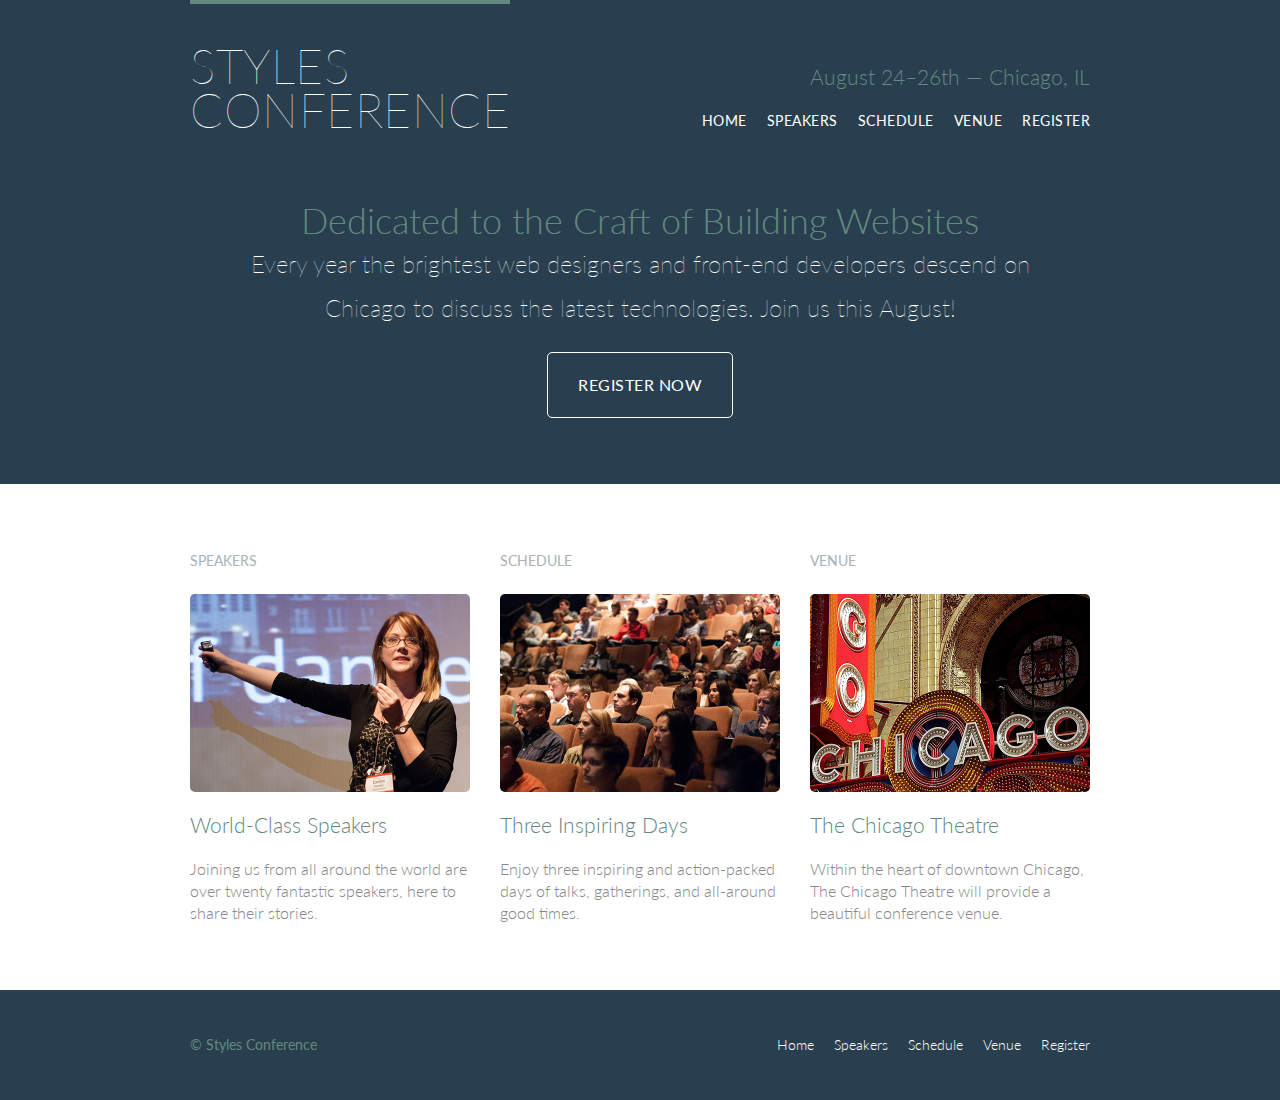
<file: index.html>
<!DOCTYPE html>
<html lang="en">

  <head>
    <meta charset="utf-8">
    <title>Styles Conference</title>
    <link rel="stylesheet" href="assets/stylesheets/main.css">
    <link rel="stylesheet" href="http://fonts.googleapis.com/css?family=Lato:100,300,400">
  </head>

  <body>

    <!-- Header -->

    <header class="primary-header container group">

      <h1 class="logo">
        <a href="index.html">Styles <br> Conference</a>
      </h1>

      <h3 class="tagline">August 24&ndash;26th &mdash; Chicago, IL</h3>

      <nav class="nav primary-nav">
        <ul>
          <li><a href="index.html">Home</a></li><!--
          --><li><a href="speakers.html">Speakers</a></li><!--
          --><li><a href="schedule.html">Schedule</a></li><!--
          --><li><a href="venue.html">Venue</a></li><!--
          --><li><a href="register.html">Register</a></li>
        </ul>
      </nav>

    </header>

    <!-- Hero -->

    <section class="hero container">

      <h2>Dedicated to the Craft of Building Websites</h2>

      <p>Every year the brightest web designers and front-end developers descend on Chicago to discuss the latest technologies. Join us this August!</p>

      <a class="btn btn-alt" href="register.html">Register Now</a>

    </section>

    <!-- Teasers -->

    <section class="row">
      <div class="grid">

        <!-- Speakers -->

        <section class="teaser col-1-3">
          <h5>Speakers</h5>
          <a href="speakers.html">
            <img src="assets/images/home/speakers.jpg" alt="Professional Speaker">
            <h3>World-Class Speakers</h3>
          </a>
          <p>Joining us from all around the world are over twenty fantastic speakers, here to share their stories.</p>
        </section><!--

        Schedule

        --><section class="teaser col-1-3">
          <h5>Schedule</h5>
          <a href="schedule.html">
            <img src="assets/images/home/schedule.jpg" alt="Conference Attendees">
            <h3>Three Inspiring Days</h3>
          </a>
          <p>Enjoy three inspiring and action-packed days of talks, gatherings, and all-around good times.</p>
        </section><!--

        Venue

        --><section class="teaser col-1-3">
          <h5>Venue</h5>
          <a href="venue.html">
            <img src="assets/images/home/venue.jpg" alt="The Chicago Theatre">
            <h3>The Chicago Theatre</h3>
          </a>
          <p>Within the heart of downtown Chicago, The Chicago Theatre will provide a beautiful conference venue.</p>
        </section>

      </div>
    </section>

    <!-- Footer -->

    <footer class="primary-footer container group">

      <small>&copy; Styles Conference</small>

      <nav class="nav">
        <ul>
          <li><a href="index.html">Home</a></li><!--
          --><li><a href="speakers.html">Speakers</a></li><!--
          --><li><a href="schedule.html">Schedule</a></li><!--
          --><li><a href="venue.html">Venue</a></li><!--
          --><li><a href="register.html">Register</a></li>
        </ul>
      </nav>

    </footer>

  </body>
</html>
</file>
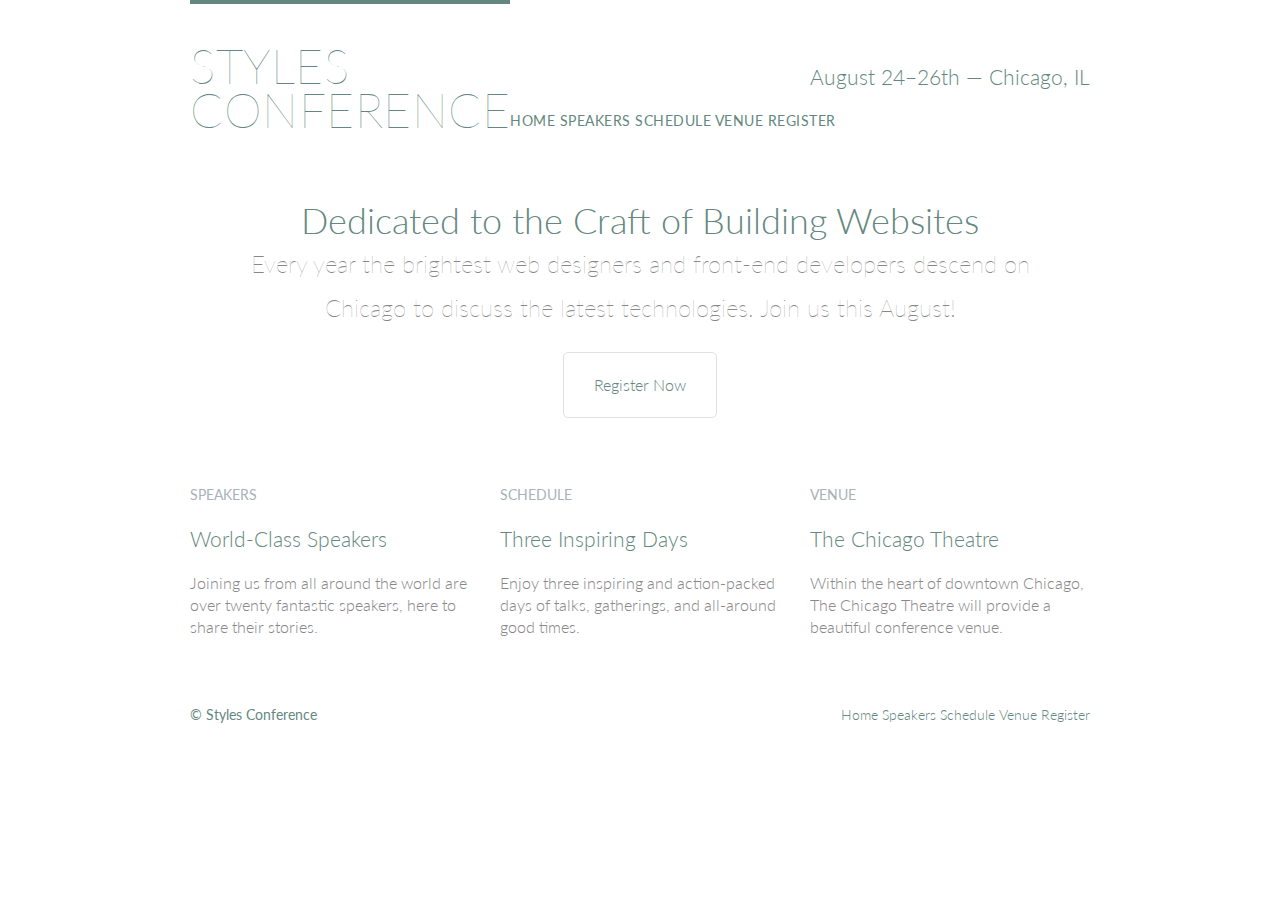
<file: assets /styles-conference/index.html>
<!DOCTYPE html>
<html lang="en">

  <head>
    <meta charset="utf-8">
    <title>Styles Conference</title>
    <link rel="stylesheet" href="assets/stylesheets/main.css">
    <link rel="stylesheet"
    href="http://fonts.googleapis.com/css?family=Lato:100,300,400">
  </head>

  <body>

    <!-- Header -->

    <header class="container group">

      <h1 class="logo">
        <a href="index.html">Styles <br> Conference</a>
      </h1>

      <h3 class="tagline">August 24&ndash;26th &mdash; Chicago, IL</h3>

      <nav class="primary-nav">
        <a href="index.html">Home</a>
        <a href="speakers.html">Speakers</a>
        <a href="schedule.html">Schedule</a>
        <a href="venue.html">Venue</a>
        <a href="register.html">Register</a>
      </nav>

    </header>

    <!-- Hero -->

    <section class="hero container">

      <h2>Dedicated to the Craft of Building Websites</h2>

      <p>Every year the brightest web designers and front-end developers descend on Chicago to discuss the latest technologies. Join us this August!</p>

      <a class="btn btn-alt" href="register.html">Register Now</a>

    </section>

    <!-- Teasers -->

    <section class="grid">

      <!-- Speakers -->

      <section class="teaser col-1-3">
        <a href="speakers.html">
          <h5>Speakers</h5>
          <h3>World-Class Speakers</h3>
        </a>
        <p>Joining us from all around the world are over twenty fantastic speakers, here to share their stories.</p>
      </section><!--

      Schedule

      --><section class="col-1-3">
        <a href="schedule.html">
          <h5>Schedule</h5>
          <h3>Three Inspiring Days</h3>
        </a>
        <p>Enjoy three inspiring and action-packed days of talks, gatherings, and all-around good times.</p>
      </section><!--

      Venue

      --><section class="col-1-3">
        <a href="venue.html">
          <h5>Venue</h5>
          <h3>The Chicago Theatre</h3>
        </a>
        <p>Within the heart of downtown Chicago, The Chicago Theatre will provide a beautiful conference venue.</p>
      </section>

    </section>

    <!-- Footer -->

    <footer class="primary-footer container group">

      <small>&copy; Styles Conference</small>

      <nav class="nav">
        <a href="index.html">Home</a>
        <a href="speakers.html">Speakers</a>
        <a href="schedule.html">Schedule</a>
        <a href="venue.html">Venue</a>
        <a href="register.html">Register</a>
      </nav>

    </footer>

  </body>
</html>
</file>
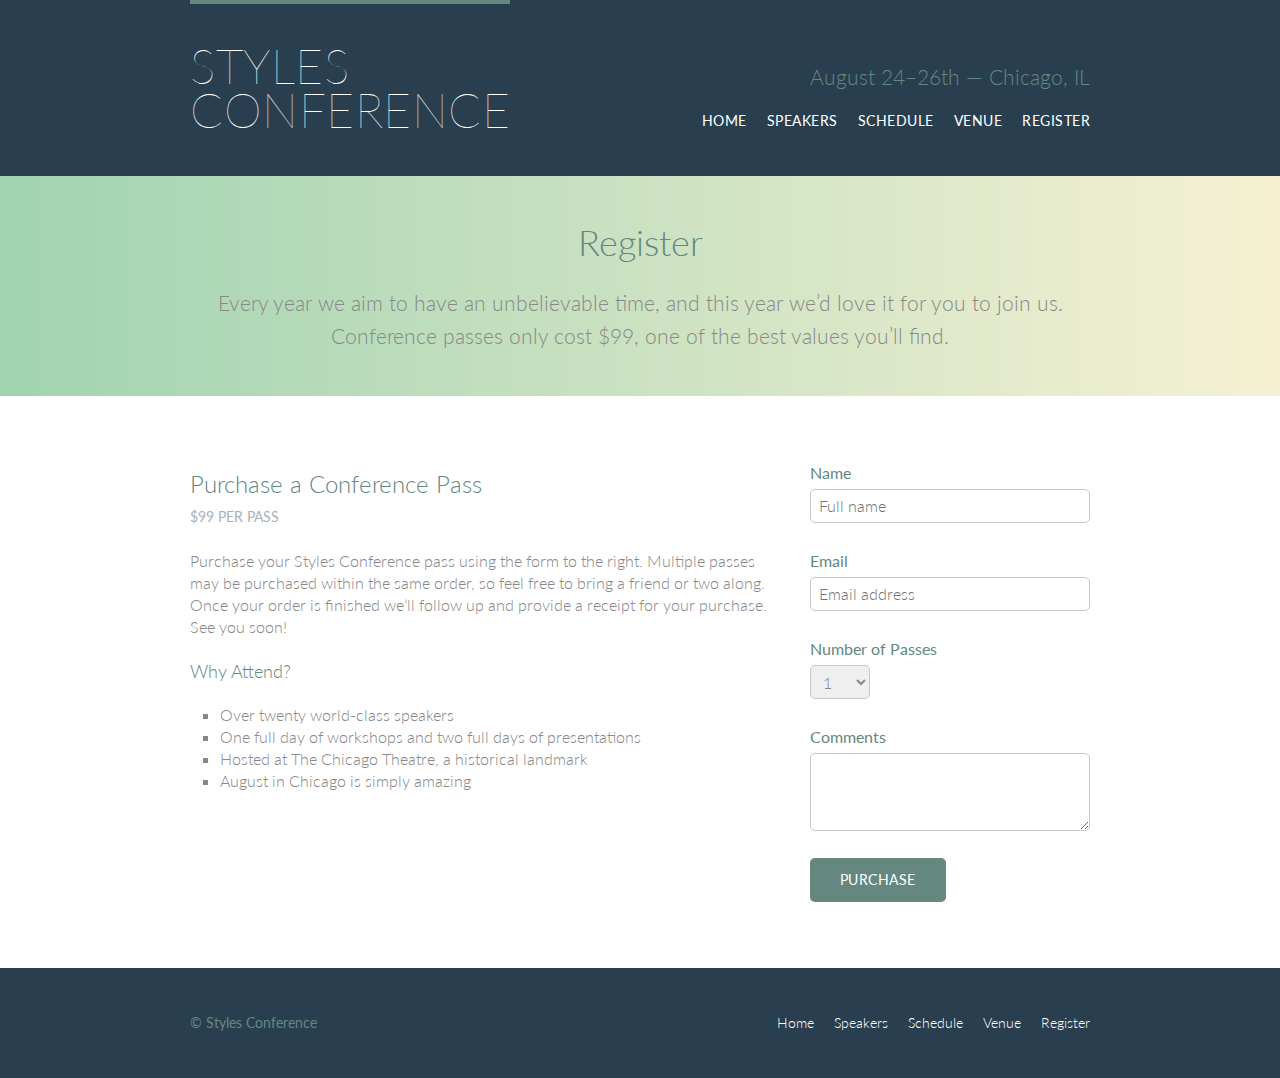
<file: register.html>
<!DOCTYPE html>
<html lang="en">

  <head>
    <meta charset="utf-8">
    <title>Register - Styles Conference</title>
    <link rel="stylesheet" href="assets/stylesheets/main.css">
    <link rel="stylesheet" href="http://fonts.googleapis.com/css?family=Lato:100,300,400">
  </head>

  <body>

    <!-- Header -->

    <header class="primary-header container group">

      <h1 class="logo">
        <a href="index.html">Styles <br> Conference</a>
      </h1>

      <h3 class="tagline">August 24&ndash;26th &mdash; Chicago, IL</h3>

      <nav class="nav primary-nav">
        <ul>
          <li><a href="index.html">Home</a></li><!--
          --><li><a href="speakers.html">Speakers</a></li><!--
          --><li><a href="schedule.html">Schedule</a></li><!--
          --><li><a href="venue.html">Venue</a></li><!--
          --><li><a href="register.html">Register</a></li>
        </ul>
      </nav>

    </header>

    <!-- Lead -->

    <section class="row-alt">
      <div class="lead container">

        <h1>Register</h1>

        <p>Every year we aim to have an unbelievable time, and this year we&#8217;d love it for you to join us. Conference passes only cost $99, one of the best values you&#8217;ll find.</p>

      </div>
    </section>

    <!-- Main content -->

    <section class="row">
      <div class="grid">

        <!-- Details -->

        <section class="col-2-3">

          <h2>Purchase a Conference Pass</h2>
          <h5>$99 per Pass</h5>

          <p>Purchase your Styles Conference pass using the form to the right. Multiple passes may be purchased within the same order, so feel free to bring a friend or two along. Once your order is finished we&#8217;ll follow up and provide a receipt for your purchase. See you soon!</p>

          <h4>Why Attend?</h4>

          <ul class="why-attend">
            <li>Over twenty world-class speakers</li>
            <li>One full day of workshops and two full days of presentations</li>
            <li>Hosted at The Chicago Theatre, a historical landmark</li>
            <li>August in Chicago is simply amazing</li>
          </ul>

        </section><!--

        Registration form

        --><form class="col-1-3" action="#" method="post">

          <fieldset class="register-group">

            <label>
              Name
              <input type="text" name="name" placeholder="Full name" required>
            </label>

            <label>
              Email
              <input type="email" name="email" placeholder="Email address" required>
            </label>

            <label>
              Number of Passes
              <select name="quantity" required>
                <option value="1" selected>1</option>
                <option value="2">2</option>
                <option value="3">3</option>
                <option value="4">4</option>
                <option value="5">5</option>
              </select>
            </label>

            <label>
              Comments
              <textarea name="comments"></textarea>
            </label>

          </fieldset>

          <input class="btn btn-default" type="submit" name="submit" value="Purchase">

        </form>

      </div>
    </section>

    <!-- Footer -->

    <footer class="primary-footer container group">

      <small>&copy; Styles Conference</small>

      <nav class="nav">
        <ul>
          <li><a href="index.html">Home</a></li><!--
          --><li><a href="speakers.html">Speakers</a></li><!--
          --><li><a href="schedule.html">Schedule</a></li><!--
          --><li><a href="venue.html">Venue</a></li><!--
          --><li><a href="register.html">Register</a></li>
        </ul>
      </nav>

    </footer>

  </body>
</html>
</file>
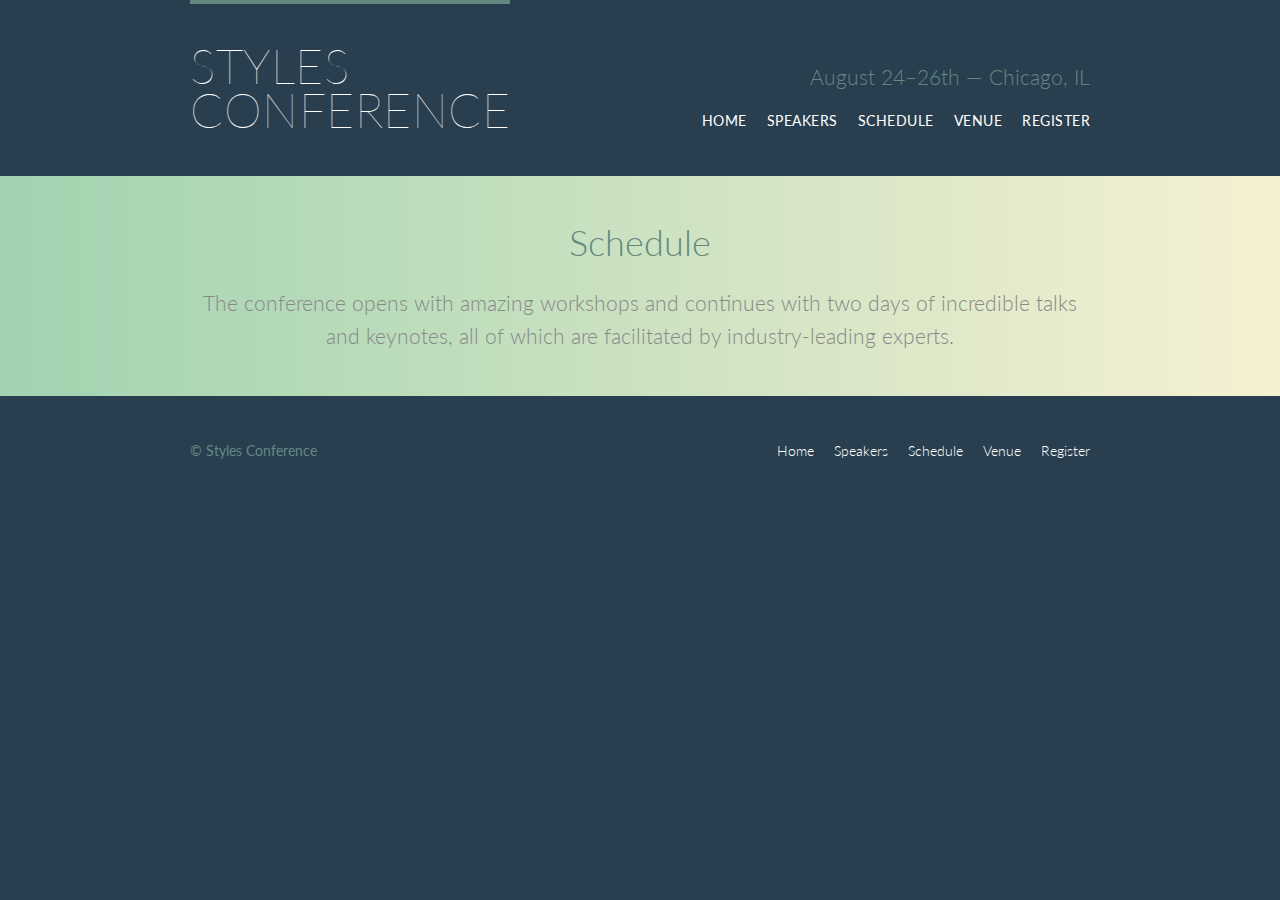
<file: schedule.html>
<!DOCTYPE html>
<html lang="en">

  <head>
    <meta charset="utf-8">
    <title>Schedule - Styles Conference</title>
    <link rel="stylesheet" href="assets/stylesheets/main.css">
    <link rel="stylesheet" href="http://fonts.googleapis.com/css?family=Lato:100,300,400">
  </head>

  <body>

    <!-- Header -->

    <header class="primary-header container group">

      <h1 class="logo">
        <a href="index.html">Styles <br> Conference</a>
      </h1>

      <h3 class="tagline">August 24&ndash;26th &mdash; Chicago, IL</h3>

      <nav class="nav primary-nav">
        <ul>
          <li><a href="index.html">Home</a></li><!--
          --><li><a href="speakers.html">Speakers</a></li><!--
          --><li><a href="schedule.html">Schedule</a></li><!--
          --><li><a href="venue.html">Venue</a></li><!--
          --><li><a href="register.html">Register</a></li>
        </ul>
      </nav>

    </header>

    <!-- Lead -->

    <section class="row-alt">
      <div class="lead container">

        <h1>Schedule</h1>

        <p>The conference opens with amazing workshops and continues with two days of incredible talks and keynotes, all of which are facilitated by industry-leading experts.</p>

      </div>
    </section>

    <!-- Footer -->

    <footer class="primary-footer container group">

      <small>&copy; Styles Conference</small>

      <nav class="nav">
        <ul>
          <li><a href="index.html">Home</a></li><!--
          --><li><a href="speakers.html">Speakers</a></li><!--
          --><li><a href="schedule.html">Schedule</a></li><!--
          --><li><a href="venue.html">Venue</a></li><!--
          --><li><a href="register.html">Register</a></li>
        </ul>
      </nav>

    </footer>

  </body>
</html>
</file>
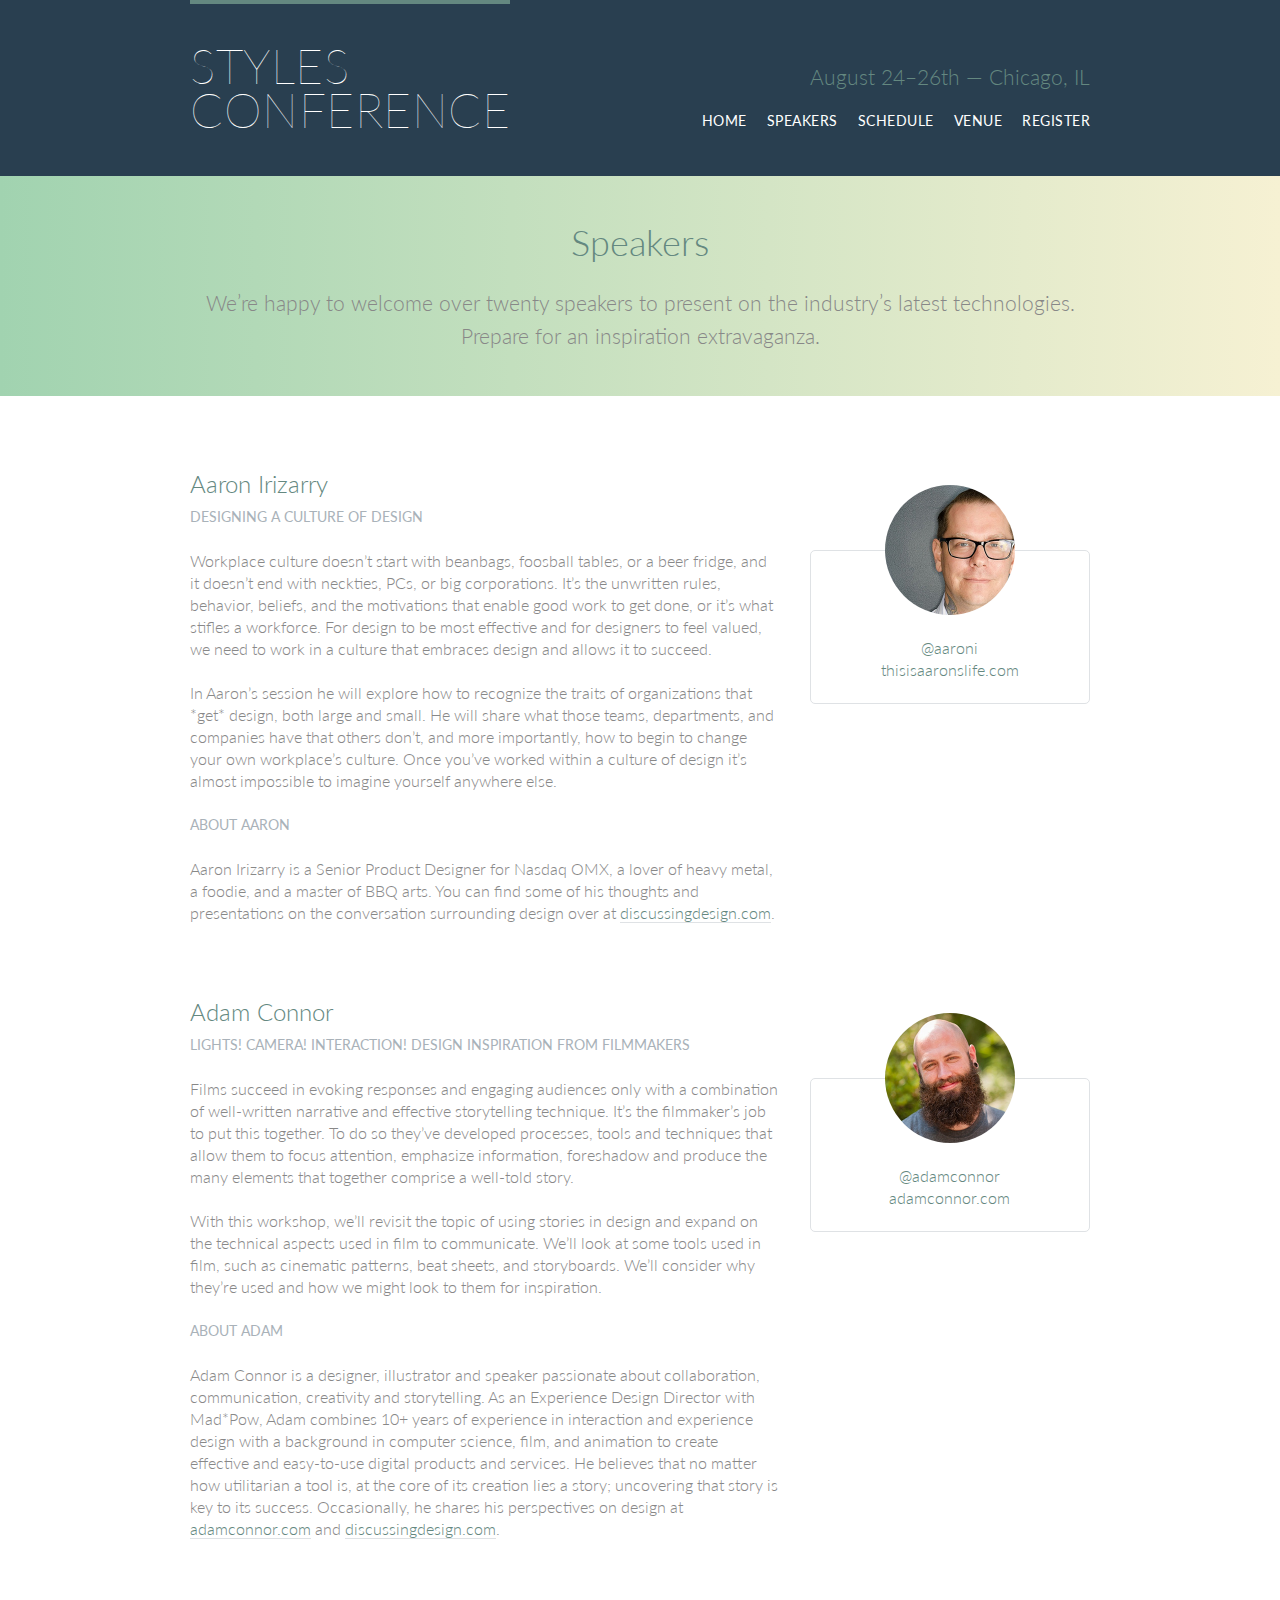
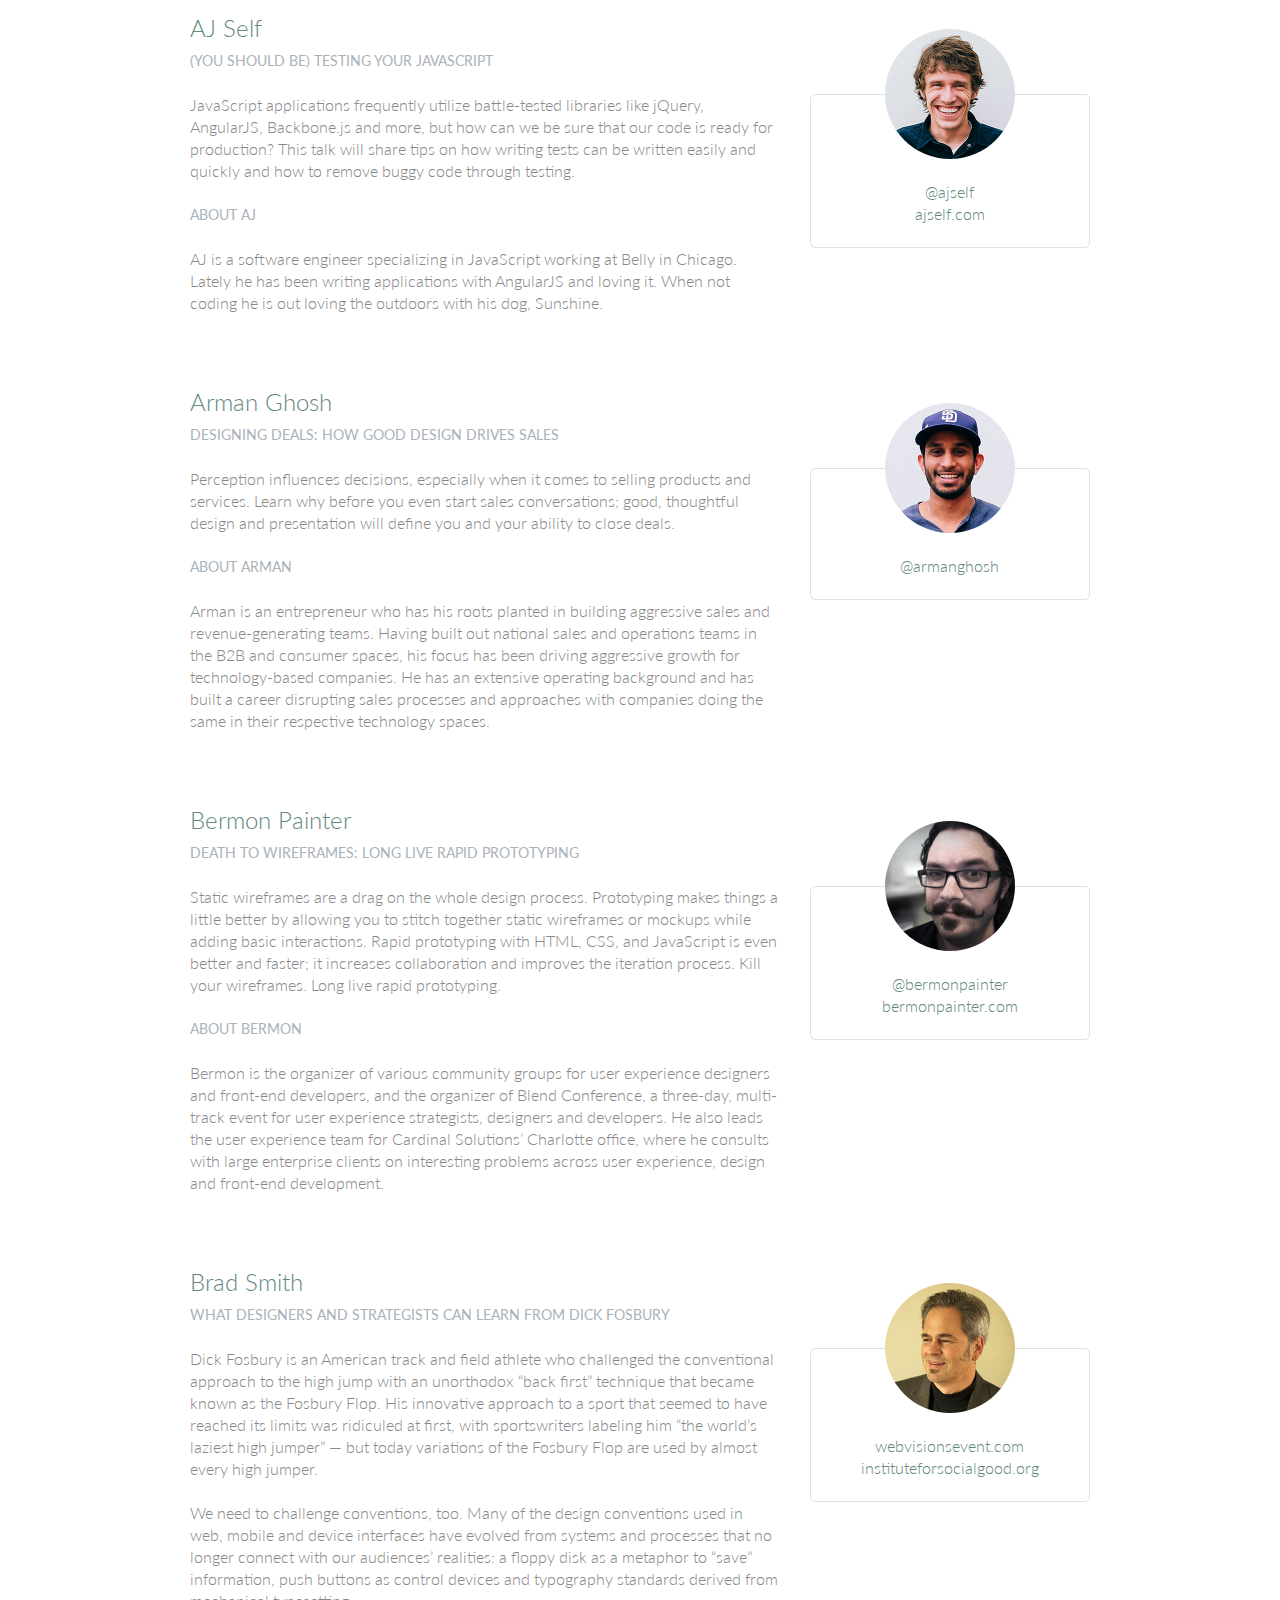
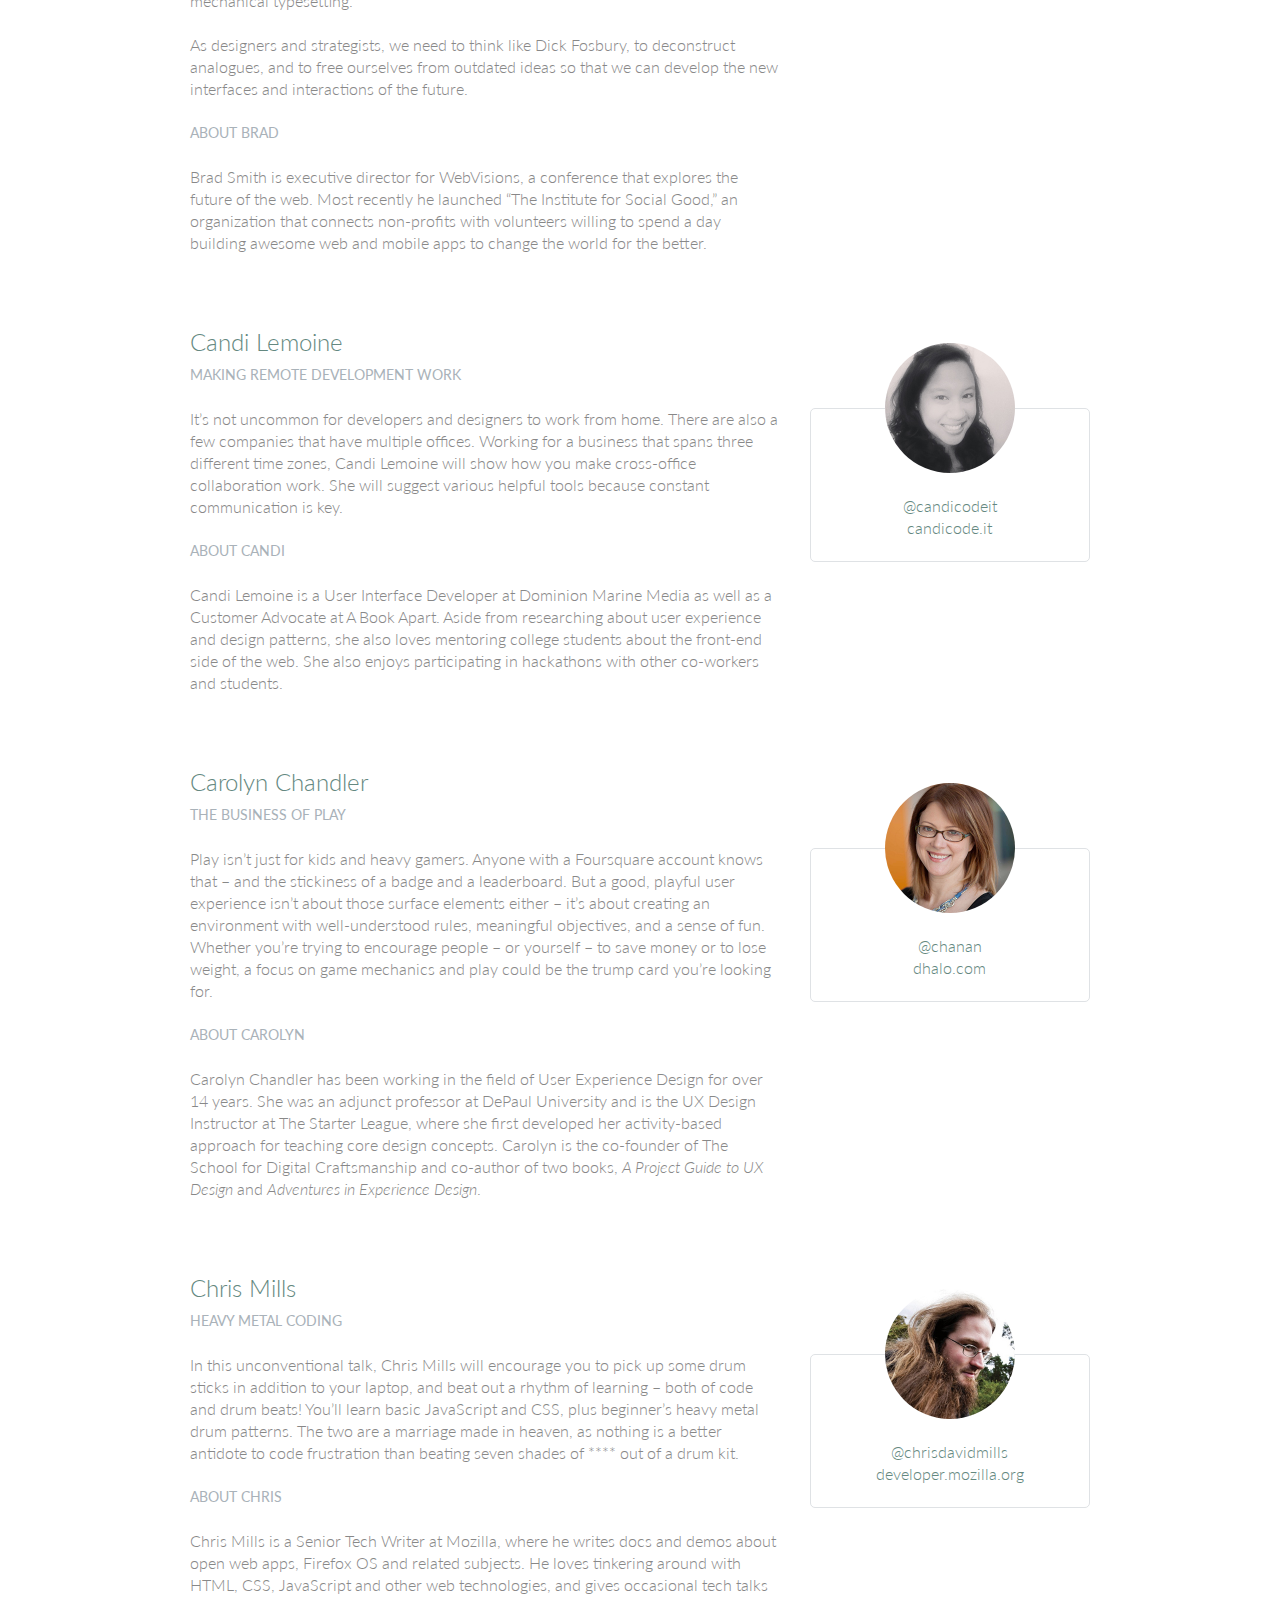
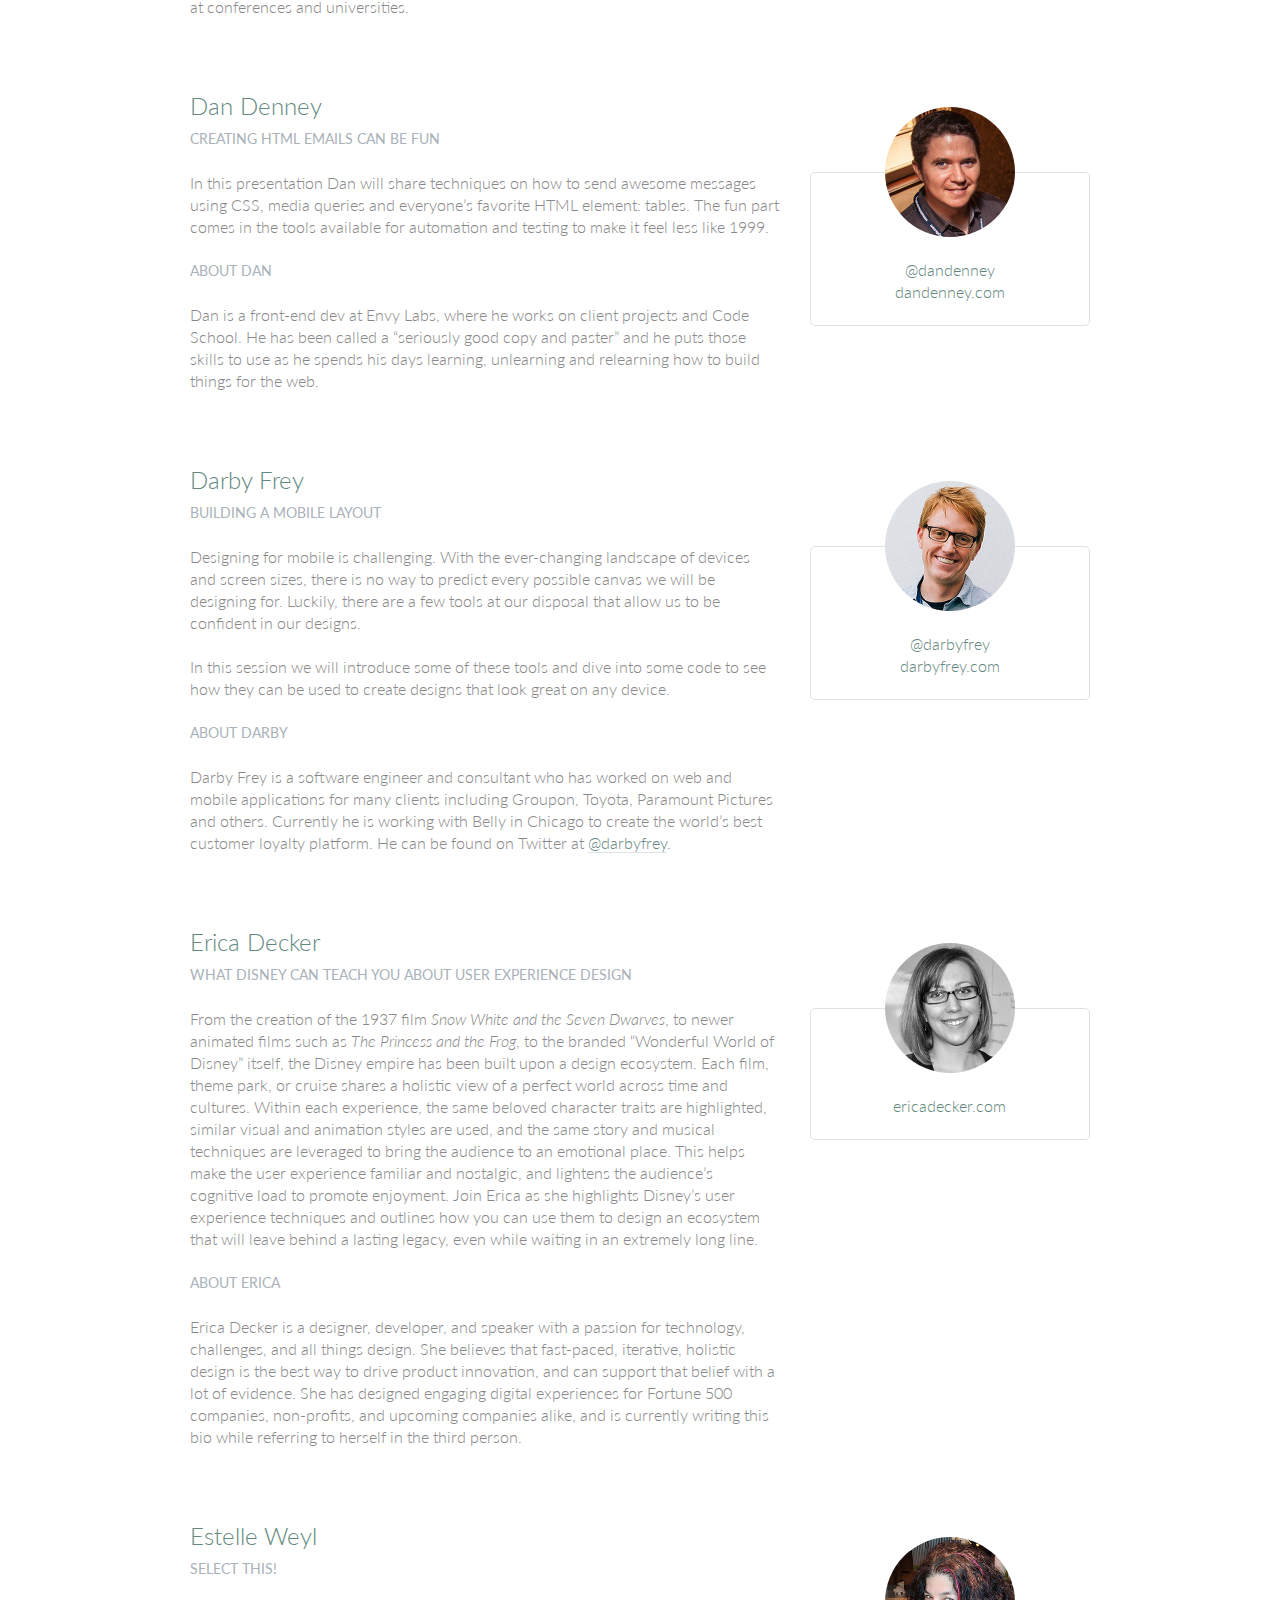
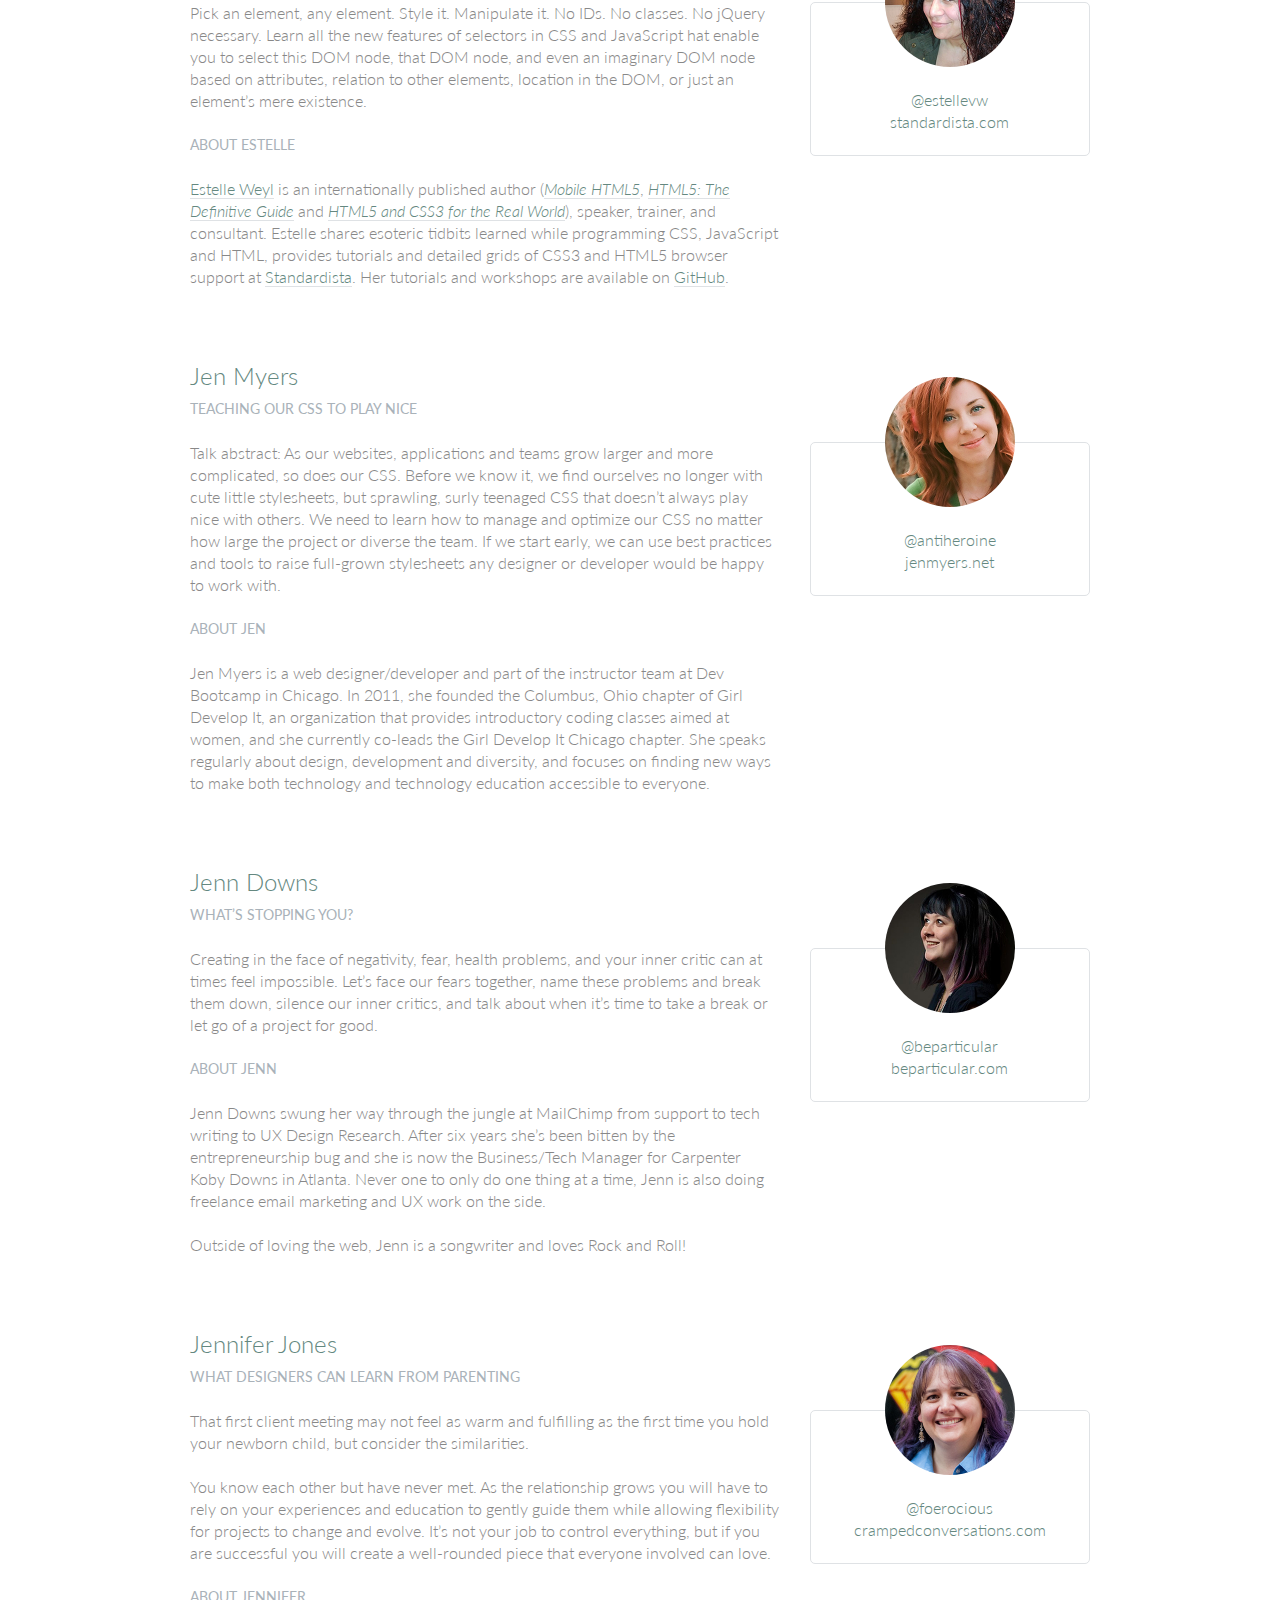
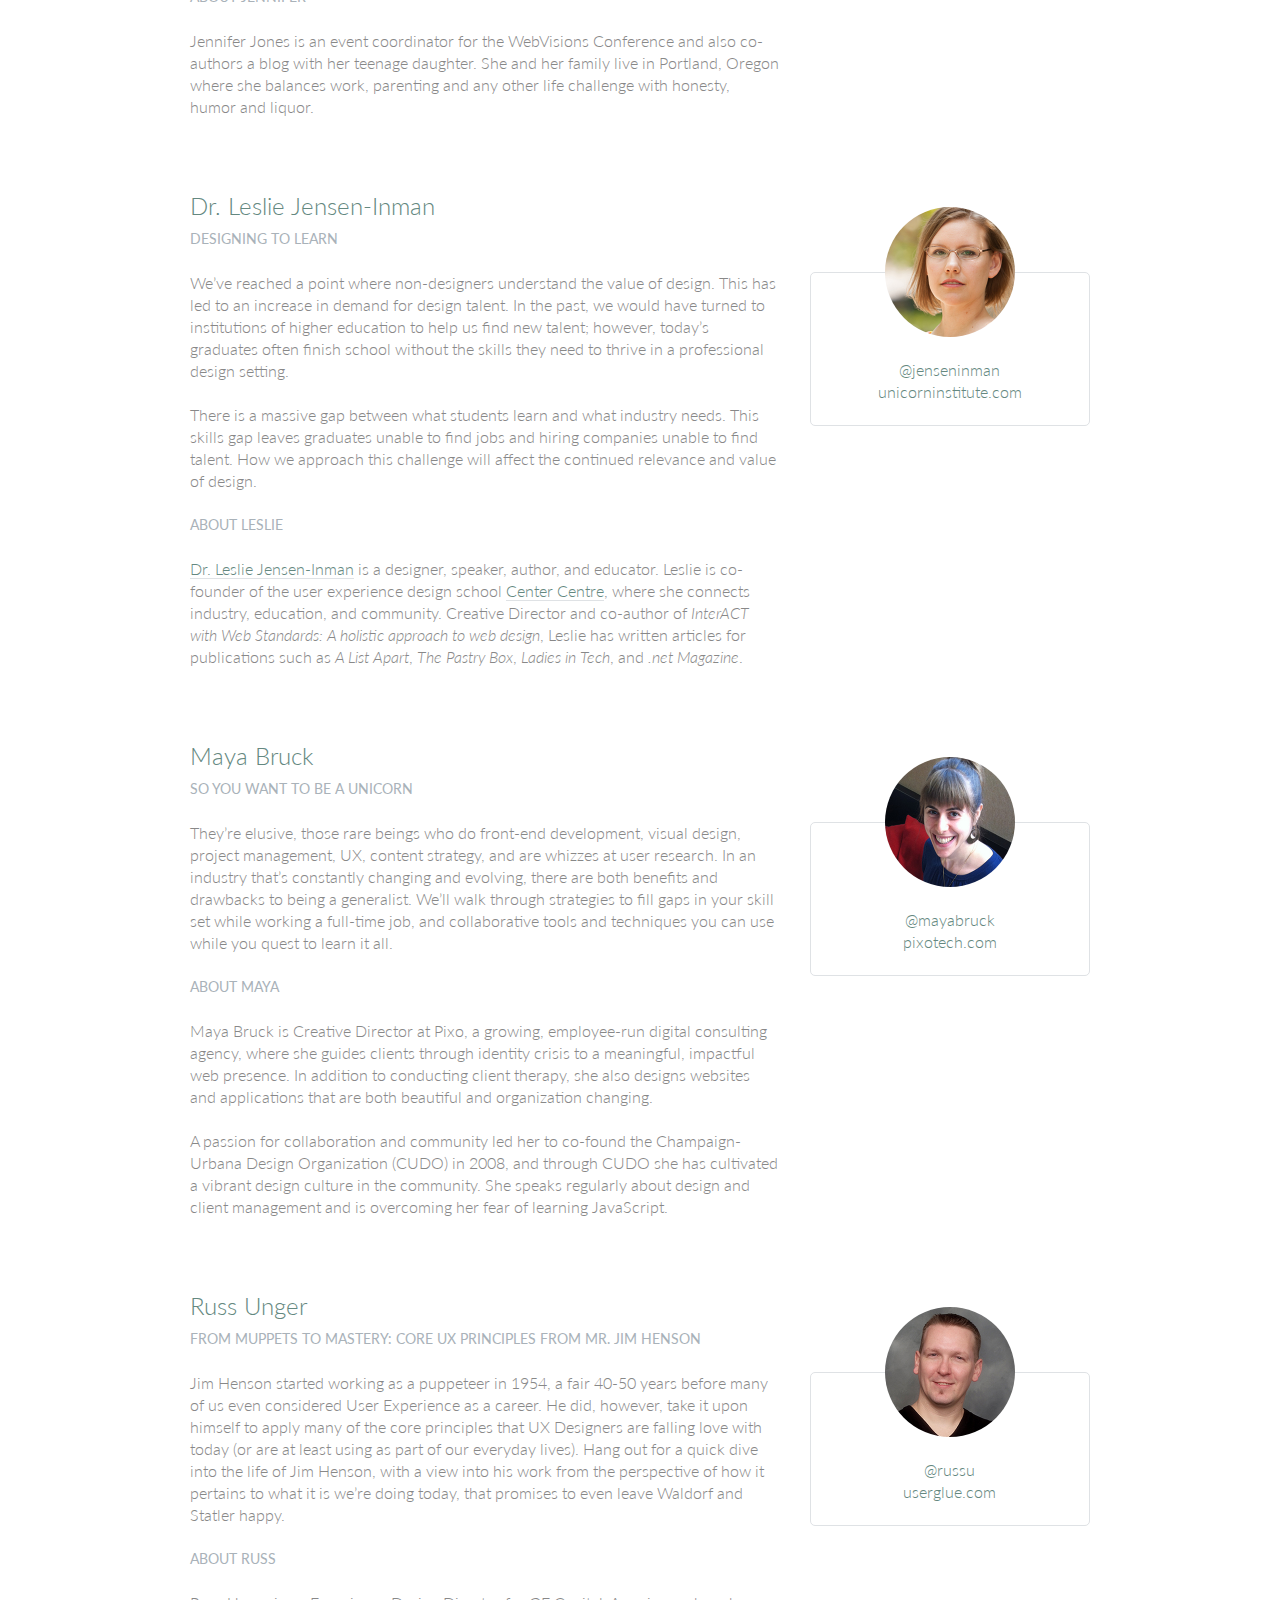
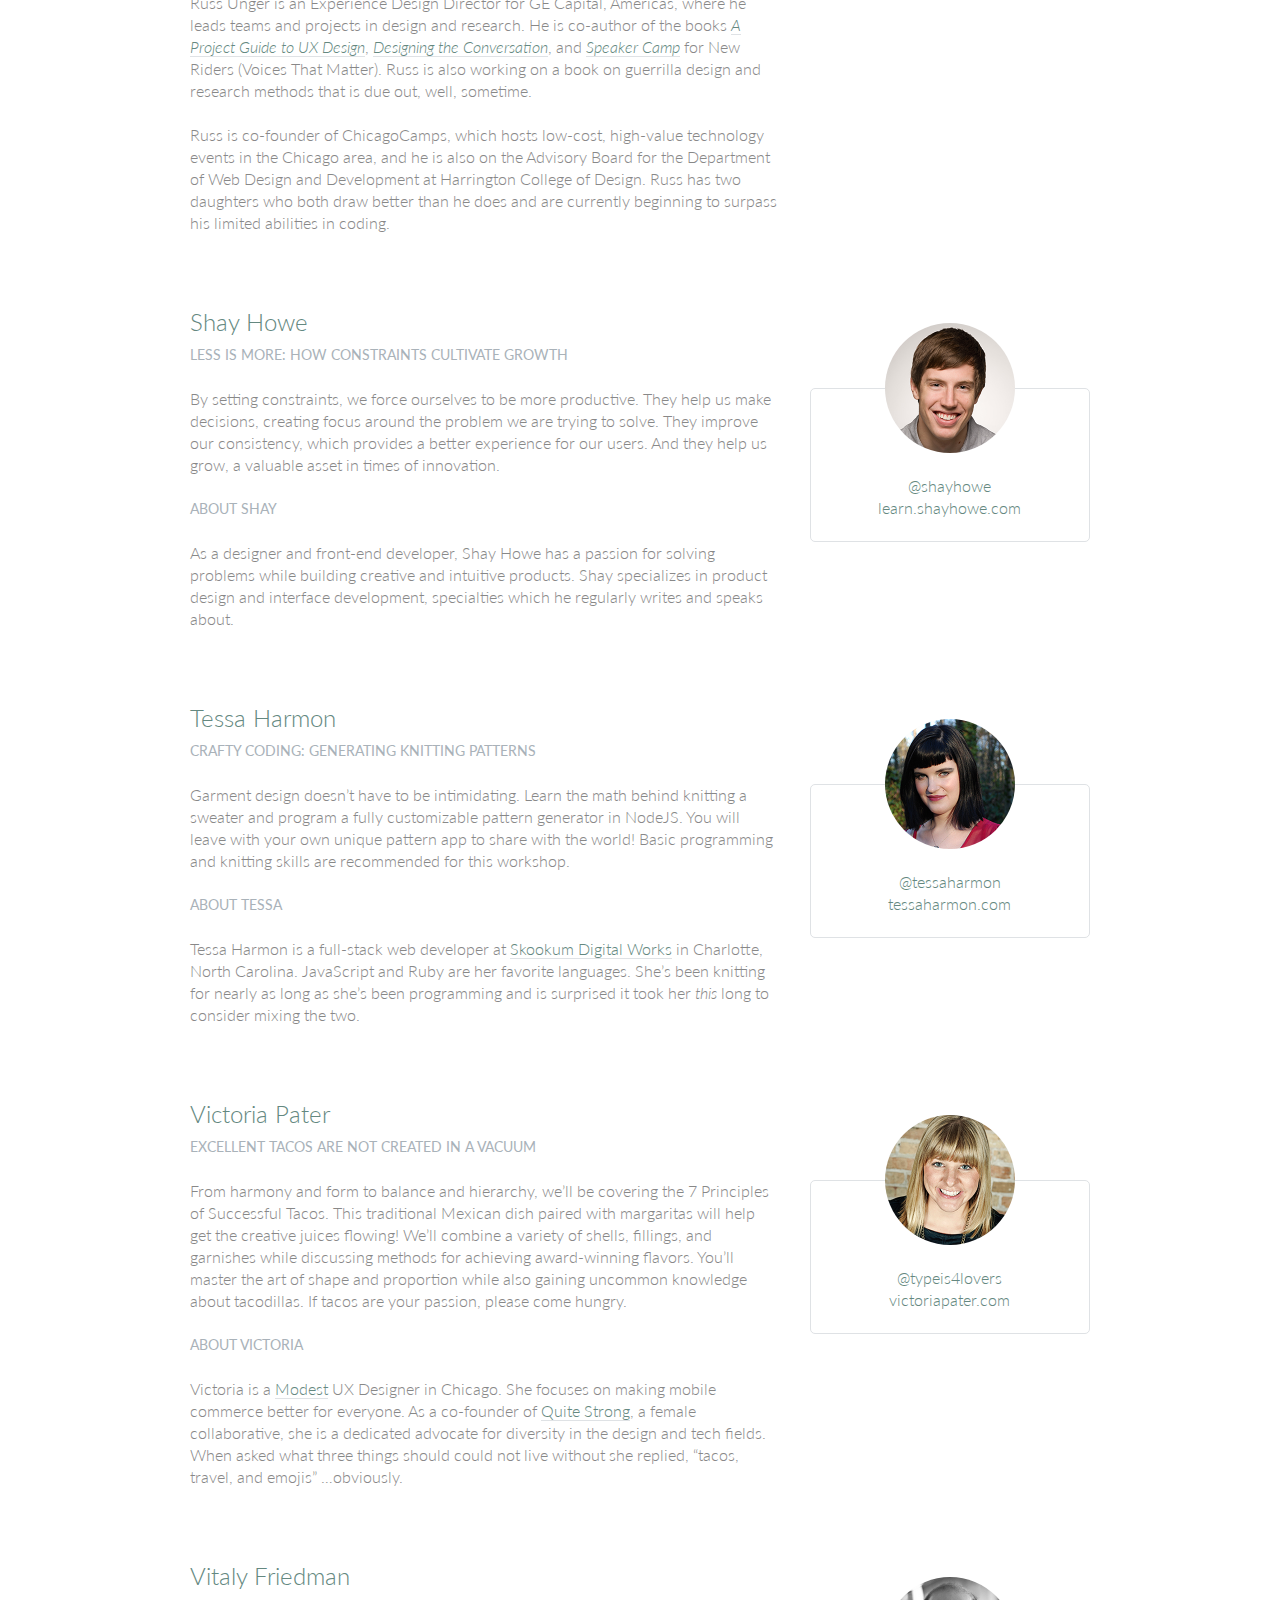
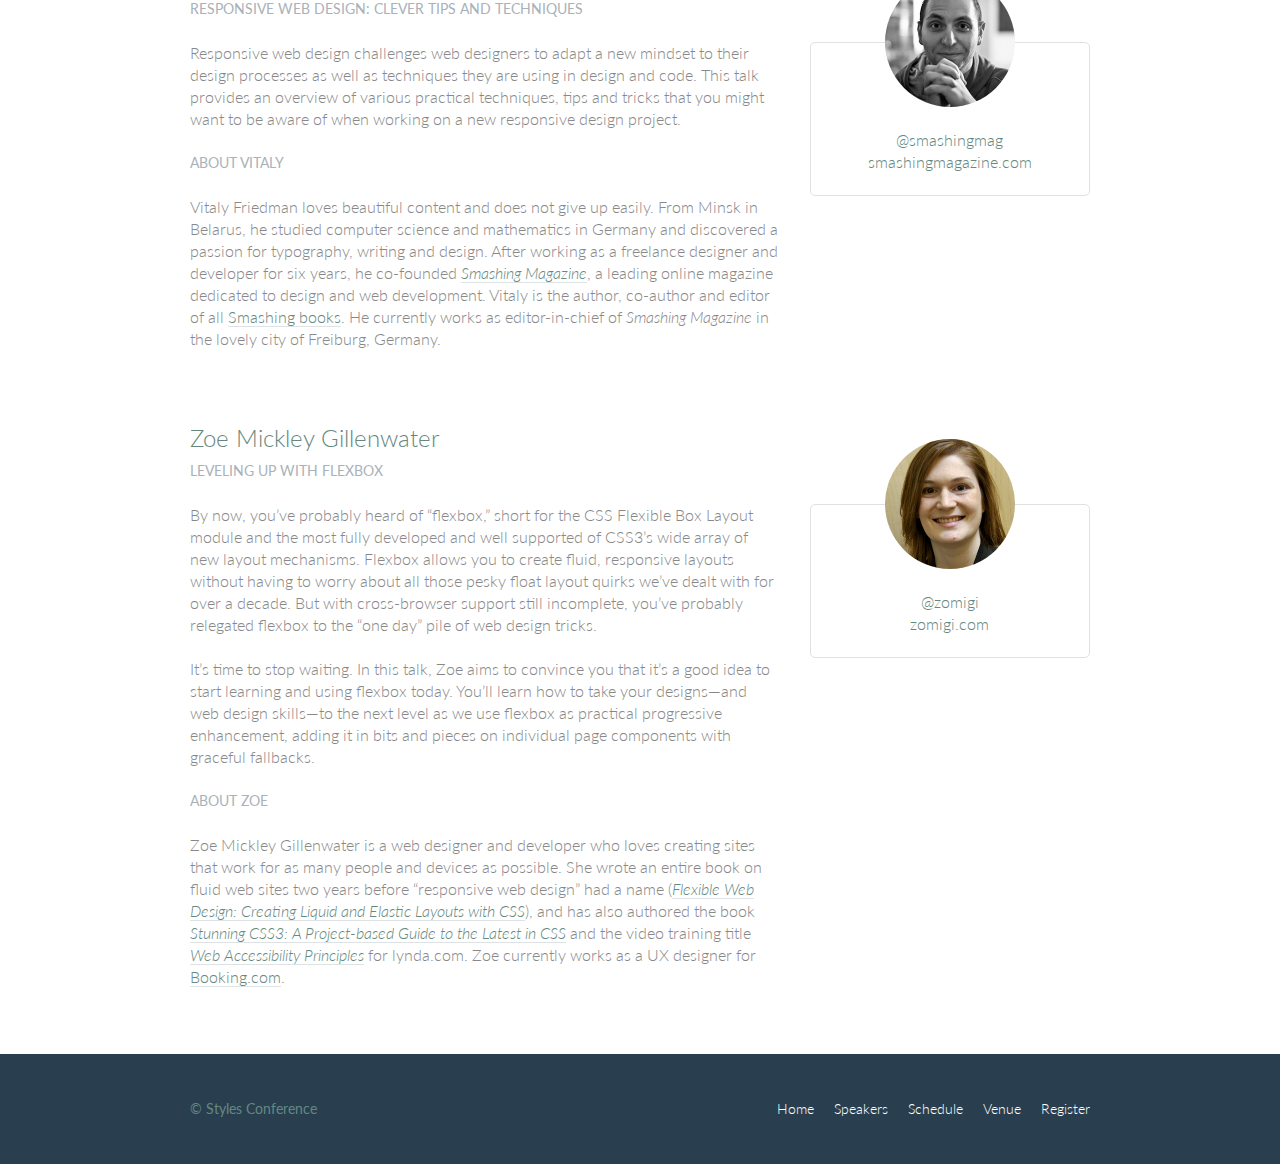
<file: speakers.html>
<!DOCTYPE html>
<html lang="en">

  <head>
    <meta charset="utf-8">
    <title>Speakers - Styles Conference</title>
    <link rel="stylesheet" href="assets/stylesheets/main.css">
    <link rel="stylesheet" href="http://fonts.googleapis.com/css?family=Lato:100,300,400">
  </head>

  <body>

    <!-- Header -->

    <header class="primary-header container group">

      <h1 class="logo">
        <a href="index.html">Styles <br> Conference</a>
      </h1>

      <h3 class="tagline">August 24&ndash;26th &mdash; Chicago, IL</h3>

      <nav class="nav primary-nav">
        <ul>
          <li><a href="index.html">Home</a></li><!--
          --><li><a href="speakers.html">Speakers</a></li><!--
          --><li><a href="schedule.html">Schedule</a></li><!--
          --><li><a href="venue.html">Venue</a></li><!--
          --><li><a href="register.html">Register</a></li>
        </ul>
      </nav>

    </header>

    <!-- Lead -->

    <section class="row-alt">
      <div class="lead container">

        <h1>Speakers</h1>

        <p>We&#8217;re happy to welcome over twenty speakers to present on the industry&#8217;s latest technologies. Prepare for an inspiration extravaganza.</p>

      </div>
    </section>

    <!-- Main content -->

    <section class="row">
      <div class="grid">

        <!-- Aaron Irizarry -->

        <section class="speaker" id="aaron-irizarry">

          <div class="col-2-3">

            <h2>Aaron Irizarry</h2>
            <h5>Designing a Culture of Design</h5>

            <p>Workplace culture doesn&#8217;t start with beanbags, foosball tables, or a beer fridge, and it doesn&#8217;t end with neckties, PCs, or big corporations. It&#8217;s the unwritten rules, behavior, beliefs, and the motivations that enable good work to get done, or it&#8217;s what stifles a workforce. For design to be most effective and for designers to feel valued, we need to work in a culture that embraces design and allows it to succeed.</p>

            <p>In Aaron&#8217;s session he will explore how to recognize the traits of organizations that *get* design, both large and small. He will share what those teams, departments, and companies have that others don&#8217;t, and more importantly, how to begin to change your own workplace&#8217;s culture. Once you&#8217;ve worked within a culture of design it&#8217;s almost impossible to imagine yourself anywhere else.</p>

            <h5>About Aaron</h5>

            <p>Aaron Irizarry is a Senior Product Designer for Nasdaq OMX, a lover of heavy metal, a foodie, and a master of BBQ arts. You can find some of his thoughts and presentations on the conversation surrounding design over at <a href="http://www.discussingdesign.com/">discussingdesign.com</a>.</p>

          </div><!--

          --><aside class="col-1-3">
            <div class="speaker-info">

              <img src="assets/images/speakers/aaron-irizarry.jpg" alt="Aaron Irizarry">

              <ul>
                <li><a href="https://twitter.com/aaroni">@aaroni</a></li>
                <li><a href="http://www.thisisaaronslife.com/">thisisaaronslife.com</a></li>
              </ul>

            </div>
          </aside>

        </section>

        <!-- Adam Connor -->

        <section class="speaker" id="adam-connor">

          <div class="col-2-3">

            <h2>Adam Connor</h2>
            <h5>Lights! Camera! Interaction! Design Inspiration from Filmmakers</h5>

            <p>Films succeed in evoking responses and engaging audiences only with a combination of well-written narrative and effective storytelling technique. It&#8217;s the filmmaker&#8217;s job to put this together. To do so they&#8217;ve developed processes, tools and techniques that allow them to focus attention, emphasize information, foreshadow and produce the many elements that together comprise a well-told story.</p>

            <p>With this workshop, we&#8217;ll revisit the topic of using stories in design and expand on the technical aspects used in film to communicate. We&#8217;ll look at some tools used in film, such as cinematic patterns, beat sheets, and storyboards. We&#8217;ll consider why they&#8217;re used and how we might look to them for inspiration.</p>

            <h5>About Adam</h5>

            <p>Adam Connor is a designer, illustrator and speaker passionate about collaboration, communication, creativity and storytelling. As an Experience Design Director with Mad*Pow, Adam combines 10+ years of experience in interaction and experience design with a background in computer science, film, and animation to create effective and easy-to-use digital products and services. He believes that no matter how utilitarian a tool is, at the core of its creation lies a story; uncovering that story is key to its success. Occasionally, he shares his perspectives on design at <a href="http://adamconnor.com/">adamconnor.com</a> and <a href="http://www.discussingdesign.com/">discussingdesign.com</a>.</p>

          </div><!--

          --><aside class="col-1-3">
            <div class="speaker-info">

              <img src="assets/images/speakers/adam-connor.jpg" alt="Adam Connor">

              <ul>
                <li><a href="https://twitter.com/adamconnor">@adamconnor</a></li>
                <li><a href="http://adamconnor.com/">adamconnor.com</a></li>
              </ul>

            </div>
          </aside>

        </section>

        <!-- AJ Self -->

        <section class="speaker" id="aj-self">

          <div class="col-2-3">

            <h2>AJ Self</h2>
            <h5>(You Should Be) Testing Your JavaScript</h5>

            <p>JavaScript applications frequently utilize battle-tested libraries like jQuery, AngularJS, Backbone.js and more, but how can we be sure that our code is ready for production? This talk will share tips on how writing tests can be written easily and quickly and how to remove buggy code through testing.</p>

            <h5>About AJ</h5>

            <p>AJ is a software engineer specializing in JavaScript working at Belly in Chicago. Lately he has been writing applications with AngularJS and loving it. When not coding he is out loving the outdoors with his dog, Sunshine.</p>

          </div><!--

          --><aside class="col-1-3">
            <div class="speaker-info">

              <img src="assets/images/speakers/aj-self.jpg" alt="AJ Self">

              <ul>
                <li><a href="https://twitter.com/ajself">@ajself</a></li>
                <li><a href="http://www.ajself.com/">ajself.com</a></li>
              </ul>

            </div>
          </aside>

        </section>

        <!-- Arman Ghosh -->

        <section class="speaker" id="arman-ghosh">

          <div class="col-2-3">

            <h2>Arman Ghosh</h2>
            <h5>Designing Deals: How Good Design Drives Sales</h5>

            <p>Perception influences decisions, especially when it comes to selling products and services. Learn why before you even start sales conversations; good, thoughtful design and presentation will define you and your ability to close deals.</p>

            <h5>About Arman</h5>

            <p>Arman is an entrepreneur who has his roots planted in building aggressive sales and revenue-generating teams. Having built out national sales and operations teams in the B2B and consumer spaces, his focus has been driving aggressive growth for technology-based companies. He has an extensive operating background and has built a career disrupting sales processes and approaches with companies doing the same in their respective technology spaces.</p>

          </div><!--

          --><aside class="col-1-3">
            <div class="speaker-info">

              <img src="assets/images/speakers/arman-ghosh.jpg" alt="Arman Ghosh">

              <ul>
                <li><a href="https://twitter.com/armanghosh">@armanghosh</a></li>
              </ul>

            </div>
          </aside>

        </section>

        <!-- Bermon Painter -->

        <section class="speaker" id="bermon-painter">

          <div class="col-2-3">

            <h2>Bermon Painter</h2>
            <h5>Death to Wireframes: Long Live Rapid Prototyping</h5>

            <p>Static wireframes are a drag on the whole design process. Prototyping makes things a little better by allowing you to stitch together static wireframes or mockups while adding basic interactions. Rapid prototyping with HTML, CSS, and JavaScript is even better and faster; it increases collaboration and improves the iteration process. Kill your wireframes. Long live rapid prototyping.</p>

            <h5>About Bermon</h5>

            <p>Bermon is the organizer of various community groups for user experience designers and front-end developers, and the organizer of Blend Conference, a three-day, multi-track event for user experience strategists, designers and developers. He also leads the user experience team for Cardinal Solutions&#8217; Charlotte office, where he consults with large enterprise clients on interesting problems across user experience, design and front-end development.</p>

          </div><!--

          --><aside class="col-1-3">
            <div class="speaker-info">

              <img src="assets/images/speakers/bermon-painter.jpg" alt="Bermon Painter">

              <ul>
                <li><a href="https://twitter.com/bermonpainter">@bermonpainter</a></li>
                <li><a href="http://bermonpainter.com/">bermonpainter.com</a></li>
              </ul>

            </div>
          </aside>

        </section>

        <!-- Brad Smith -->

        <section class="speaker" id="brad-smith">

          <div class="col-2-3">

            <h2>Brad Smith</h2>
            <h5>What Designers and Strategists Can Learn from Dick Fosbury</h5>

            <p>Dick Fosbury is an American track and field athlete who challenged the conventional approach to the high jump with an unorthodox &#8220;back first&#8221; technique that became known as the Fosbury Flop. His innovative approach to a sport that seemed to have reached its limits was ridiculed at first, with sportswriters labeling him &#8220;the world&#8217;s laziest high jumper&#8221; &#8212; but today variations of the Fosbury Flop are used by almost every high jumper.</p>

            <p>We need to challenge conventions, too. Many of the design conventions used in web, mobile and device interfaces have evolved from systems and processes that no longer connect with our audiences&#8217; realities: a floppy disk as a metaphor to &#8220;save&#8221; information, push buttons as control devices and typography standards derived from mechanical typesetting.</p>

            <p>As designers and strategists, we need to think like Dick Fosbury, to deconstruct analogues, and to free ourselves from outdated ideas so that we can develop the new interfaces and interactions of the future.</p>

            <h5>About Brad</h5>

            <p>Brad Smith is executive director for WebVisions, a conference that explores the future of the web. Most recently he launched &#8220;The Institute for Social Good,&#8221; an organization that connects non-profits with volunteers willing to spend a day building awesome web and mobile apps to change the world for the better.</p>

          </div><!--

          --><aside class="col-1-3">
            <div class="speaker-info">

              <img src="assets/images/speakers/brad-smith.jpg" alt="Brad Smith">

              <ul>
                <li><a href="http://www.webvisionsevent.com/">webvisionsevent.com</a></li>
                <li><a href="http://www.instituteforsocialgood.org/">instituteforsocialgood.org</a></li>
              </ul>

            </div>
          </aside>

        </section>

        <!-- Candi Lemoine -->

        <section class="speaker" id="candi-lemoine">

          <div class="col-2-3">

            <h2>Candi Lemoine</h2>
            <h5>Making Remote Development Work</h5>

            <p>It&#8217;s not uncommon for developers and designers to work from home. There are also a few companies that have multiple offices. Working for a business that spans three different time zones, Candi Lemoine will show how you make cross-office collaboration work. She will suggest various helpful tools because constant communication is key.</p>

            <h5>About Candi</h5>

            <p>Candi Lemoine is a User Interface Developer at Dominion Marine Media as well as a Customer Advocate at A Book Apart. Aside from researching about user experience and design patterns, she also loves mentoring college students about the front-end side of the web. She also enjoys participating in hackathons with other co-workers and students.</p>

          </div><!--

          --><aside class="col-1-3">
            <div class="speaker-info">

              <img src="assets/images/speakers/candi-lemoine.jpg" alt="Candi Lemoine">

              <ul>
                <li><a href="https://twitter.com/candicodeit">@candicodeit</a></li>
                <li><a href="http://candicode.it/">candicode.it</a></li>
              </ul>

            </div>
          </aside>

        </section>

        <!-- Carolyn Chandler -->

        <section class="speaker" id="carolyn-chandler">

          <div class="col-2-3">

            <h2>Carolyn Chandler</h2>
            <h5>The Business of Play</h5>

            <p>Play isn&#8217;t just for kids and heavy gamers. Anyone with a Foursquare account knows that &#8211; and the stickiness of a badge and a leaderboard. But a good, playful user experience isn&#8217;t about those surface elements either &#8211; it&#8217;s about creating an environment with well-understood rules, meaningful objectives, and a sense of fun. Whether you&#8217;re trying to encourage people &#8211; or yourself &#8211; to save money or to lose weight, a focus on game mechanics and play could be the trump card you&#8217;re looking for.</p>

            <h5>About Carolyn</h5>

            <p>Carolyn Chandler has been working in the field of User Experience Design for over 14 years. She was an adjunct professor at DePaul University and is the UX Design Instructor at The Starter League, where she first developed her activity-based approach for teaching core design concepts. Carolyn is the co-founder of The School for Digital Craftsmanship and co-author of two books, <cite>A Project Guide to UX Design</cite> and <cite>Adventures in Experience Design</cite>.</p>

          </div><!--

          --><aside class="col-1-3">
            <div class="speaker-info">

              <img src="assets/images/speakers/carolyn-chandler.jpg" alt="Carolyn Chandler">

              <ul>
                <li><a href="https://twitter.com/chanan">@chanan</a></li>
                <li><a href="http://www.dhalo.com/">dhalo.com</a></li>
              </ul>

            </div>
          </aside>

        </section>

        <!-- Chris Mills -->

        <section class="speaker" id="chris-mills">

          <div class="col-2-3">

            <h2>Chris Mills</h2>
            <h5>Heavy Metal Coding</h5>

            <p>In this unconventional talk, Chris Mills will encourage you to pick up some drum sticks in addition to your laptop, and beat out a rhythm of learning &#8211; both of code and drum beats! You&#8217;ll learn basic JavaScript and CSS, plus beginner&#8217;s heavy metal drum patterns. The two are a marriage made in heaven, as nothing is a better antidote to code frustration than beating seven shades of **** out of a drum kit.</p>

            <h5>About Chris</h5>

            <p>Chris Mills is a Senior Tech Writer at Mozilla, where he writes docs and demos about open web apps, Firefox OS and related subjects. He loves tinkering around with HTML, CSS, JavaScript and other web technologies, and gives occasional tech talks at conferences and universities.</p>

          </div><!--

          --><aside class="col-1-3">
            <div class="speaker-info">

              <img src="assets/images/speakers/chris-mills.jpg" alt="Chris Mills">

              <ul>
                <li><a href="https://twitter.com/chrisdavidmills">@chrisdavidmills</a></li>
                <li><a href="https://developer.mozilla.org/">developer.mozilla.org</a></li>
              </ul>

            </div>
          </aside>

        </section>

        <!-- Dan Denney -->

        <section class="speaker" id="dan-denney">

          <div class="col-2-3">

            <h2>Dan Denney</h2>
            <h5>Creating HTML Emails Can Be Fun</h5>

            <p>In this presentation Dan will share techniques on how to send awesome messages using CSS, media queries and everyone&#8217;s favorite HTML element: tables. The fun part comes in the tools available for automation and testing to make it feel less like 1999.</p>

            <h5>About Dan</h5>

            <p>Dan is a front-end dev at Envy Labs, where he works on client projects and Code School. He has been called a &#8220;seriously good copy and paster&#8221; and he puts those skills to use as he spends his days learning, unlearning and relearning how to build things for the web.</p>

          </div><!--

          --><aside class="col-1-3">
            <div class="speaker-info">

              <img src="assets/images/speakers/dan-denney.jpg" alt="Dan Denney">

              <ul>
                <li><a href="https://twitter.com/dandenney">@dandenney</a></li>
                <li><a href="http://dandenney.com/">dandenney.com</a></li>
              </ul>

            </div>
          </aside>

        </section>

        <!-- Darby Frey -->

        <section class="speaker" id="darby-frey">

          <div class="col-2-3">

            <h2>Darby Frey</h2>
            <h5>Building a Mobile Layout</h5>

            <p>Designing for mobile is challenging. With the ever-changing landscape of devices and screen sizes, there is no way to predict every possible canvas we will be designing for. Luckily, there are a few tools at our disposal that allow us to be confident in our designs.</p>

            <p>In this session we will introduce some of these tools and dive into some code to see how they can be used to create designs that look great on any device.</p>

            <h5>About Darby</h5>

            <p>Darby Frey is a software engineer and consultant who has worked on web and mobile applications for many clients including Groupon, Toyota, Paramount Pictures and others. Currently he is working with Belly in Chicago to create the world&#8217;s best customer loyalty platform. He can be found on Twitter at <a href="https://twitter.com/darbyfrey">@darbyfrey</a>.</p>

          </div><!--

          --><aside class="col-1-3">
            <div class="speaker-info">

              <img src="assets/images/speakers/darby-frey.jpg" alt="Darby Frey">

              <ul>
                <li><a href="https://twitter.com/darbyfrey">@darbyfrey</a></li>
                <li><a href="http://darbyfrey.com/">darbyfrey.com</a></li>
              </ul>

            </div>
          </aside>

        </section>

        <!-- Erica Decker -->

        <section class="speaker" id="erica-decker">

          <div class="col-2-3">

            <h2>Erica Decker</h2>
            <h5>What Disney Can Teach You about User Experience Design</h5>

            <p>From the creation of the 1937 film <cite>Snow White and the Seven Dwarves</cite>, to newer animated films such as <cite>The Princess and the Frog</cite>, to the branded &#8220;Wonderful World of Disney&#8221; itself, the Disney empire has been built upon a design ecosystem. Each film, theme park, or cruise shares a holistic view of a perfect world across time and cultures. Within each experience, the same beloved character traits are highlighted, similar visual and animation styles are used, and the same story and musical techniques are leveraged to bring the audience to an emotional place. This helps make the user experience familiar and nostalgic, and lightens the audience&#8217;s cognitive load to promote enjoyment. Join Erica as she highlights Disney&#8217;s user experience techniques and outlines how you can use them to design an ecosystem that will leave behind a lasting legacy, even while waiting in an extremely long line.</p>

            <h5>About Erica</h5>

            <p>Erica Decker is a designer, developer, and speaker with a passion for technology, challenges, and all things design. She believes that fast-paced, iterative, holistic design is the best way to drive product innovation, and can support that belief with a lot of evidence. She has designed engaging digital experiences for Fortune 500 companies, non-profits, and upcoming companies alike, and is currently writing this bio while referring to herself in the third person.</p>

          </div><!--

          --><aside class="col-1-3">
            <div class="speaker-info">

              <img src="assets/images/speakers/erica-decker.jpg" alt="Erica Decker">

              <ul>
                <li><a href="http://ericadecker.com/">ericadecker.com</a></li>
              </ul>

            </div>
          </aside>

        </section>

        <!-- Estelle Weyl -->

        <section class="speaker" id="estelle-weyl">

          <div class="col-2-3">

            <h2>Estelle Weyl</h2>
            <h5>Select This!</h5>

            <p>Pick an element, any element. Style it. Manipulate it. No IDs. No classes. No jQuery necessary. Learn all the new features of selectors in CSS and JavaScript hat enable you to select this DOM node, that DOM node, and even an imaginary DOM node based on attributes, relation to other elements, location in the DOM, or just an element&#8217;s mere existence.</p>

            <h5>About Estelle</h5>

            <p><a href="https://twitter.com/estellevw">Estelle Weyl</a> is an internationally published author (<cite><a href="http://shop.oreilly.com/product/0636920021711.do">Mobile HTML5</a></cite>, <cite><a href="http://shop.oreilly.com/product/0636920018063.do">HTML5: The Definitive Guide</a></cite> and <cite><a href="http://shop.oreilly.com/product/9780980846904.do">HTML5 and CSS3 for the Real World</a></cite>), speaker, trainer, and consultant. Estelle shares esoteric tidbits learned while programming CSS, JavaScript and HTML, provides tutorials and detailed grids of CSS3 and HTML5 browser support at <a href="http://www.standardista.com/">Standardista</a>. Her tutorials and workshops are available on <a href="http://estelle.github.io/">GitHub</a>.</p>

          </div><!--

          --><aside class="col-1-3">
            <div class="speaker-info">

              <img src="assets/images/speakers/estelle-weyl.jpg" alt="Estelle Weyl">

              <ul>
                <li><a href="https://twitter.com/estellevw">@estellevw</a></li>
                <li><a href="http://standardista.com/">standardista.com</a></li>
              </ul>

            </div>
          </aside>

        </section>

        <!-- Jen Myers -->

        <section class="speaker" id="jen-myers">

          <div class="col-2-3">

            <h2>Jen Myers</h2>
            <h5>Teaching Our CSS to Play Nice</h5>

            <p>Talk abstract: As our websites, applications and teams grow larger and more complicated, so does our CSS. Before we know it, we find ourselves no longer with cute little stylesheets, but sprawling, surly teenaged CSS that doesn&#8217;t always play nice with others. We need to learn how to manage and optimize our CSS no matter how large the project or diverse the team. If we start early, we can use best practices and tools to raise full-grown stylesheets any designer or developer would be happy to work with.</p>

            <h5>About Jen</h5>

            <p>Jen Myers is a web designer/developer and part of the instructor team at Dev Bootcamp in Chicago. In 2011, she founded the Columbus, Ohio chapter of Girl Develop It, an organization that provides introductory coding classes aimed at women, and she currently co-leads the Girl Develop It Chicago chapter. She speaks regularly about design, development and diversity, and focuses on finding new ways to make both technology and technology education accessible to everyone.</p>

          </div><!--

          --><aside class="col-1-3">
            <div class="speaker-info">

              <img src="assets/images/speakers/jen-myers.jpg" alt="Jen Myers">

              <ul>
                <li><a href="https://twitter.com/antiheroine">@antiheroine</a></li>
                <li><a href="http://jenmyers.net/">jenmyers.net</a></li>
              </ul>

            </div>
          </aside>

        </section>

        <!-- Jenn Downs -->

        <section class="speaker" id="jenn-downs">

          <div class="col-2-3">

            <h2>Jenn Downs</h2>
            <h5>What&#8217;s Stopping You?</h5>

            <p>Creating in the face of negativity, fear, health problems, and your inner critic can at times feel impossible. Let&#8217;s face our fears together, name these problems and break them down, silence our inner critics, and talk about when it&#8217;s time to take a break or let go of a project for good.</p>

            <h5>About Jenn</h5>

            <p>Jenn Downs swung her way through the jungle at MailChimp from support to tech writing to UX Design Research. After six years she&#8217;s been bitten by the entrepreneurship bug and she is now the Business/Tech Manager for Carpenter Koby Downs in Atlanta. Never one to only do one thing at a time, Jenn is also doing freelance email marketing and UX work on the side.</p>

            <p>Outside of loving the web, Jenn is a songwriter and loves Rock and Roll!</p>

          </div><!--

          --><aside class="col-1-3">
            <div class="speaker-info">

              <img src="assets/images/speakers/jenn-downs.jpg" alt="Jenn Downs">

              <ul>
                <li><a href="https://twitter.com/beparticular">@beparticular</a></li>
                <li><a href="http://beparticular.com/">beparticular.com</a></li>
              </ul>

            </div>
          </aside>

        </section>

        <!-- Jennifer Jones -->

        <section class="speaker" id="jennifer-jones">

          <div class="col-2-3">

            <h2>Jennifer Jones</h2>
            <h5>What Designers Can Learn from Parenting</h5>

            <p>That first client meeting may not feel as warm and fulfilling as the first time you hold your newborn child, but consider the similarities.</p>

            <p>You know each other but have never met. As the relationship grows you will have to rely on your experiences and education to gently guide them while allowing flexibility for projects to change and evolve. It&#8217;s not your job to control everything, but if you are successful you will create a well-rounded piece that everyone involved can love.</p>

            <h5>About Jennifer</h5>

            <p>Jennifer Jones is an event coordinator for the WebVisions Conference and also co-authors a blog with her teenage daughter. She and her family live in Portland, Oregon where she balances work, parenting and any other life challenge with honesty, humor and liquor.</p>

          </div><!--

          --><aside class="col-1-3">
            <div class="speaker-info">

              <img src="assets/images/speakers/jennifer-jones.jpg" alt="Jennifer Jones">

              <ul>
                <li><a href="https://twitter.com/Foerocious">@foerocious</a></li>
                <li><a href="http://crampedconversations.com/">crampedconversations.com</a></li>
              </ul>

            </div>
          </aside>

        </section>

        <!-- Leslie Jensen-Inman -->

        <section class="speaker" id="leslie-jensen-inman">

          <div class="col-2-3">

            <h2>Dr. Leslie Jensen-Inman</h2>
            <h5>Designing to Learn</h5>

            <p>We&#8217;ve reached a point where non-designers understand the value of design. This has led to an increase in demand for design talent. In the past, we would have turned to institutions of higher education to help us find new talent; however, today&#8217;s graduates often finish school without the skills they need to thrive in a professional design setting.</p>

            <p>There is a massive gap between what students learn and what industry needs. This skills gap leaves graduates unable to find jobs and hiring companies unable to find talent. How we approach this challenge will affect the continued relevance and value of design.</p>

            <h5>About Leslie</h5>

            <p><a href="http://www.jenseninman.com">Dr. Leslie Jensen-Inman</a> is a designer, speaker, author, and educator. Leslie is co-founder of the user experience design school <a href="http://www.centercentre.com">Center Centre</a>, where she connects industry, education, and community. Creative Director and co-author of <cite>InterACT with Web Standards: A holistic approach to web design</cite>, Leslie has written articles for publications such as <cite>A List Apart</cite>, <cite>The Pastry Box</cite>, <cite>Ladies in Tech</cite>, and <cite>.net Magazine</cite>.</p>

          </div><!--

          --><aside class="col-1-3">
            <div class="speaker-info">

              <img src="assets/images/speakers/leslie-jensen-inman.jpg" alt="Leslie Jensen-Inman">

              <ul>
                <li><a href="https://twitter.com/jenseninman">@jenseninman</a></li>
                <li><a href="http://unicorninstitute.com/">unicorninstitute.com</a></li>
              </ul>

            </div>
          </aside>

        </section>

        <!-- Maya Bruck -->

        <section class="speaker" id="maya-bruck">

          <div class="col-2-3">

            <h2>Maya Bruck</h2>
            <h5>So You Want to Be a Unicorn</h5>

            <p>They&#8217;re elusive, those rare beings who do front-end development, visual design, project management, UX, content strategy, and are whizzes at user research. In an industry that&#8217;s constantly changing and evolving, there are both benefits and drawbacks to being a generalist. We&#8217;ll walk through strategies to fill gaps in your skill set while working a full-time job, and collaborative tools and techniques you can use while you quest to learn it all.</p>

            <h5>About Maya</h5>

            <p>Maya Bruck is Creative Director at Pixo, a growing, employee-run digital consulting agency, where she guides clients through identity crisis to a meaningful, impactful web presence. In addition to conducting client therapy, she also designs websites and applications that are both beautiful and organization changing.</p>

            <p>A passion for collaboration and community led her to co-found the Champaign-Urbana Design Organization (CUDO) in 2008, and through CUDO she has cultivated a vibrant design culture in the community. She speaks regularly about design and client management and is overcoming her fear of learning JavaScript.</p>

          </div><!--

          --><aside class="col-1-3">
            <div class="speaker-info">

              <img src="assets/images/speakers/maya-bruck.jpg" alt="Maya Bruck">

              <ul>
                <li><a href="https://twitter.com/mayabruck">@mayabruck</a></li>
                <li><a href="http://pixotech.com/">pixotech.com</a></li>
              </ul>

            </div>
          </aside>

        </section>

        <!-- Russ Unger -->

        <section class="speaker" id="russ-unger">

          <div class="col-2-3">

            <h2>Russ Unger</h2>
            <h5>From Muppets to Mastery: Core UX Principles from Mr. Jim Henson</h5>

            <p>Jim Henson started working as a puppeteer in 1954, a fair 40-50 years before many of us even considered User Experience as a career. He did, however, take it upon himself to apply many of the core principles that UX Designers are falling love with today (or are at least using as part of our everyday lives). Hang out for a quick dive into the life of Jim Henson, with a view into his work from the perspective of how it pertains to what it is we&#8217;re doing today, that promises to even leave Waldorf and Statler happy.</p>

            <h5>About Russ</h5>

            <p>Russ Unger is an Experience Design Director for GE Capital, Americas, where he leads teams and projects in design and research. He is co-author of the books <cite><a href="http://projectuxd.com/">A Project Guide to UX Design</a></cite>, <cite><a href="http://www.designingtheconversation.com/">Designing the Conversation</a></cite>, and <cite><a href="http://speakercampbook.com/">Speaker Camp</a></cite> for New Riders (Voices That Matter). Russ is also working on a book on guerrilla design and research methods that is due out, well, sometime.</p>

            <p>Russ is co-founder of ChicagoCamps, which hosts low-cost, high-value technology events in the Chicago area, and he is also on the Advisory Board for the Department of Web Design and Development at Harrington College of Design. Russ has two daughters who both draw better than he does and are currently beginning to surpass his limited abilities in coding.</p>

          </div><!--

          --><aside class="col-1-3">
            <div class="speaker-info">

              <img src="assets/images/speakers/russ-unger.jpg" alt="Russ Unger">

              <ul>
                <li><a href="https://twitter.com/russu">@russu</a></li>
                <li><a href="http://www.userglue.com/">userglue.com</a></li>
              </ul>

            </div>
          </aside>

        </section>

        <!-- Shay Howe -->

        <section class="speaker" id="shay-howe">

          <div class="col-2-3">

            <h2>Shay Howe</h2>
            <h5>Less Is More: How Constraints Cultivate Growth</h5>

            <p>By setting constraints, we force ourselves to be more productive. They help us make decisions, creating focus around the problem we are trying to solve. They improve our consistency, which provides a better experience for our users. And they help us grow, a valuable asset in times of innovation.</p>

            <h5>About Shay</h5>

            <p>As a designer and front-end developer, Shay Howe has a passion for solving problems while building creative and intuitive products. Shay specializes in product design and interface development, specialties which he regularly writes and speaks about.</p>

          </div><!--

          --><aside class="col-1-3">
            <div class="speaker-info">

              <img src="assets/images/speakers/shay-howe.jpg" alt="Shay Howe">

              <ul>
                <li><a href="https://twitter.com/shayhowe">@shayhowe</a></li>
                <li><a href="http://learn.shayhowe.com/">learn.shayhowe.com</a></li>
              </ul>

            </div>
          </aside>

        </section>

        <!-- Tessa Harmon -->

        <section class="speaker" id="tessa-harmon">

          <div class="col-2-3">

            <h2>Tessa Harmon</h2>
            <h5>Crafty Coding: Generating Knitting Patterns</h5>

            <p>Garment design doesn&#8217;t have to be intimidating. Learn the math behind knitting a sweater and program a fully customizable pattern generator in NodeJS. You will leave with your own unique pattern app to share with the world! Basic programming and knitting skills are recommended for this workshop.</p>

            <h5>About Tessa</h5>

            <p>Tessa Harmon is a full-stack web developer at <a href="http://www.skookum.com/">Skookum Digital Works</a> in Charlotte, North Carolina. JavaScript and Ruby are her favorite languages. She&#8217;s been knitting for nearly as long as she&#8217;s been programming and is surprised it took her <em>this</em> long to consider mixing the two.</p>

          </div><!--

          --><aside class="col-1-3">
            <div class="speaker-info">

              <img src="assets/images/speakers/tessa-harmon.jpg" alt="Tessa Harmon">

              <ul>
                <li><a href="https://twitter.com/tessaharmon">@tessaharmon</a></li>
                <li><a href="http://tessaharmon.com/">tessaharmon.com</a></li>
              </ul>

            </div>
          </aside>

        </section>

        <!-- Victoria Pater -->

        <section class="speaker" id="victoria-pater">

          <div class="col-2-3">

            <h2>Victoria Pater</h2>
            <h5>Excellent Tacos Are Not Created in a Vacuum</h5>

            <p>From harmony and form to balance and hierarchy, we&#8217;ll be covering the 7 Principles of Successful Tacos. This traditional Mexican dish paired with margaritas will help get the creative juices flowing! We&#8217;ll combine a variety of shells, fillings, and garnishes while discussing methods for achieving award-winning flavors. You&#8217;ll master the art of shape and proportion while also gaining uncommon knowledge about tacodillas. If tacos are your passion, please come hungry.</p>

            <h5>About Victoria</h5>

            <p>Victoria is a <a href="http://www.modest.com/">Modest</a> UX Designer in Chicago. She focuses on making mobile commerce better for everyone. As a co-founder of <a href="http://quitestrong.com/">Quite Strong</a>, a female collaborative, she is a dedicated advocate for diversity in the design and tech fields. When asked what three things should could not live without she replied, &#8220;tacos, travel, and emojis&#8221; &#8230;obviously.</p>

          </div><!--

          --><aside class="col-1-3">
            <div class="speaker-info">

              <img src="assets/images/speakers/victoria-pater.jpg" alt="Victoria Pater">

              <ul>
                <li><a href="https://twitter.com/typeis4lovers">@typeis4lovers</a></li>
                <li><a href="http://victoriapater.com/">victoriapater.com</a></li>
              </ul>

            </div>
          </aside>

        </section>

        <!-- Vitaly Friedman -->

        <section class="speaker" id="vitaly-friedman">

          <div class="col-2-3">

            <h2>Vitaly Friedman</h2>
            <h5>Responsive Web Design: Clever Tips and Techniques</h5>

            <p>Responsive web design challenges web designers to adapt a new mindset to their design processes as well as techniques they are using in design and code. This talk provides an overview of various practical techniques, tips and tricks that you might want to be aware of when working on a new responsive design project.</p>

            <h5>About Vitaly</h5>

            <p>Vitaly Friedman loves beautiful content and does not give up easily. From Minsk in Belarus, he studied computer science and mathematics in Germany and discovered a passion for typography, writing and design. After working as a freelance designer and developer for six years, he co-founded <cite><a href="http://smashingmagazine.com/">Smashing Magazine</a></cite>, a leading online magazine dedicated to design and web development. Vitaly is the author, co-author and editor of all <a href="https://shop.smashingmagazine.com">Smashing books</a>. He currently works as editor-in-chief of <cite>Smashing Magazine</cite> in the lovely city of Freiburg, Germany.</p>

          </div><!--

          --><aside class="col-1-3">
            <div class="speaker-info">

              <img src="assets/images/speakers/vitaly-friedman.jpg" alt="Vitaly Friedman">

              <ul>
                <li><a href="https://twitter.com/smashingmag">@smashingmag</a></li>
                <li><a href="http://smashingmagazine.com/">smashingmagazine.com</a></li>
              </ul>

            </div>
          </aside>

        </section>

        <!-- Zoe Mickley Gillenwater -->

        <section id="zoe-mickley-gillenwater">

          <div class="col-2-3">

            <h2>Zoe Mickley Gillenwater</h2>
            <h5>Leveling Up with Flexbox</h5>

            <p>By now, you&#8217;ve probably heard of &#8220;flexbox,&#8221; short for the CSS Flexible Box Layout module and the most fully developed and well supported of CSS3&#8217;s wide array of new layout mechanisms. Flexbox allows you to create fluid, responsive layouts without having to worry about all those pesky float layout quirks we&#8217;ve dealt with for over a decade. But with cross-browser support still incomplete, you&#8217;ve probably relegated flexbox to the &#8220;one day&#8221; pile of web design tricks.</p>

            <p>It&#8217;s time to stop waiting. In this talk, Zoe aims to convince you that it&#8217;s a good idea to start learning and using flexbox today. You&#8217;ll learn how to take your designs—and web design skills—to the next level as we use flexbox as practical progressive enhancement, adding it in bits and pieces on individual page components with graceful fallbacks.</p>

            <h5>About Zoe</h5>

            <p>Zoe Mickley Gillenwater is a web designer and developer who loves creating sites that work for as many people and devices as possible. She wrote an entire book on fluid web sites two years before &#8220;responsive web design&#8221; had a name (<cite><a href="http://www.flexiblewebbook.com/">Flexible Web Design: Creating Liquid and Elastic Layouts with CSS</a></cite>), and has also authored the book <cite><a href="http://www.stunningcss3.com/">Stunning CSS3: A Project-based Guide to the Latest in CSS</a></cite> and the video training title <cite><a href="http://zomigi.com/publications/#pub-accessibility">Web Accessibility Principles</a></cite> for lynda.com. Zoe currently works as a UX designer for <a href="http://www.booking.com/">Booking.com</a>.</p>

          </div><!--

          --><aside class="col-1-3">
            <div class="speaker-info">

              <img src="assets/images/speakers/zoe-mickley-gillenwater.jpg" alt="Zoe Mickley Gillenwater">

              <ul>
                <li><a href="https://twitter.com/zomigi">@zomigi</a></li>
                <li><a href="http://zomigi.com/">zomigi.com</a></li>
              </ul>

            </div>
          </aside>

        </section>

      </div>
    </section>

    <!-- Footer -->

    <footer class="primary-footer container group">

      <small>&copy; Styles Conference</small>

      <nav class="nav">
        <ul>
          <li><a href="index.html">Home</a></li><!--
          --><li><a href="speakers.html">Speakers</a></li><!--
          --><li><a href="schedule.html">Schedule</a></li><!--
          --><li><a href="venue.html">Venue</a></li><!--
          --><li><a href="register.html">Register</a></li>
        </ul>
      </nav>

    </footer>

  </body>
</html>
</file>
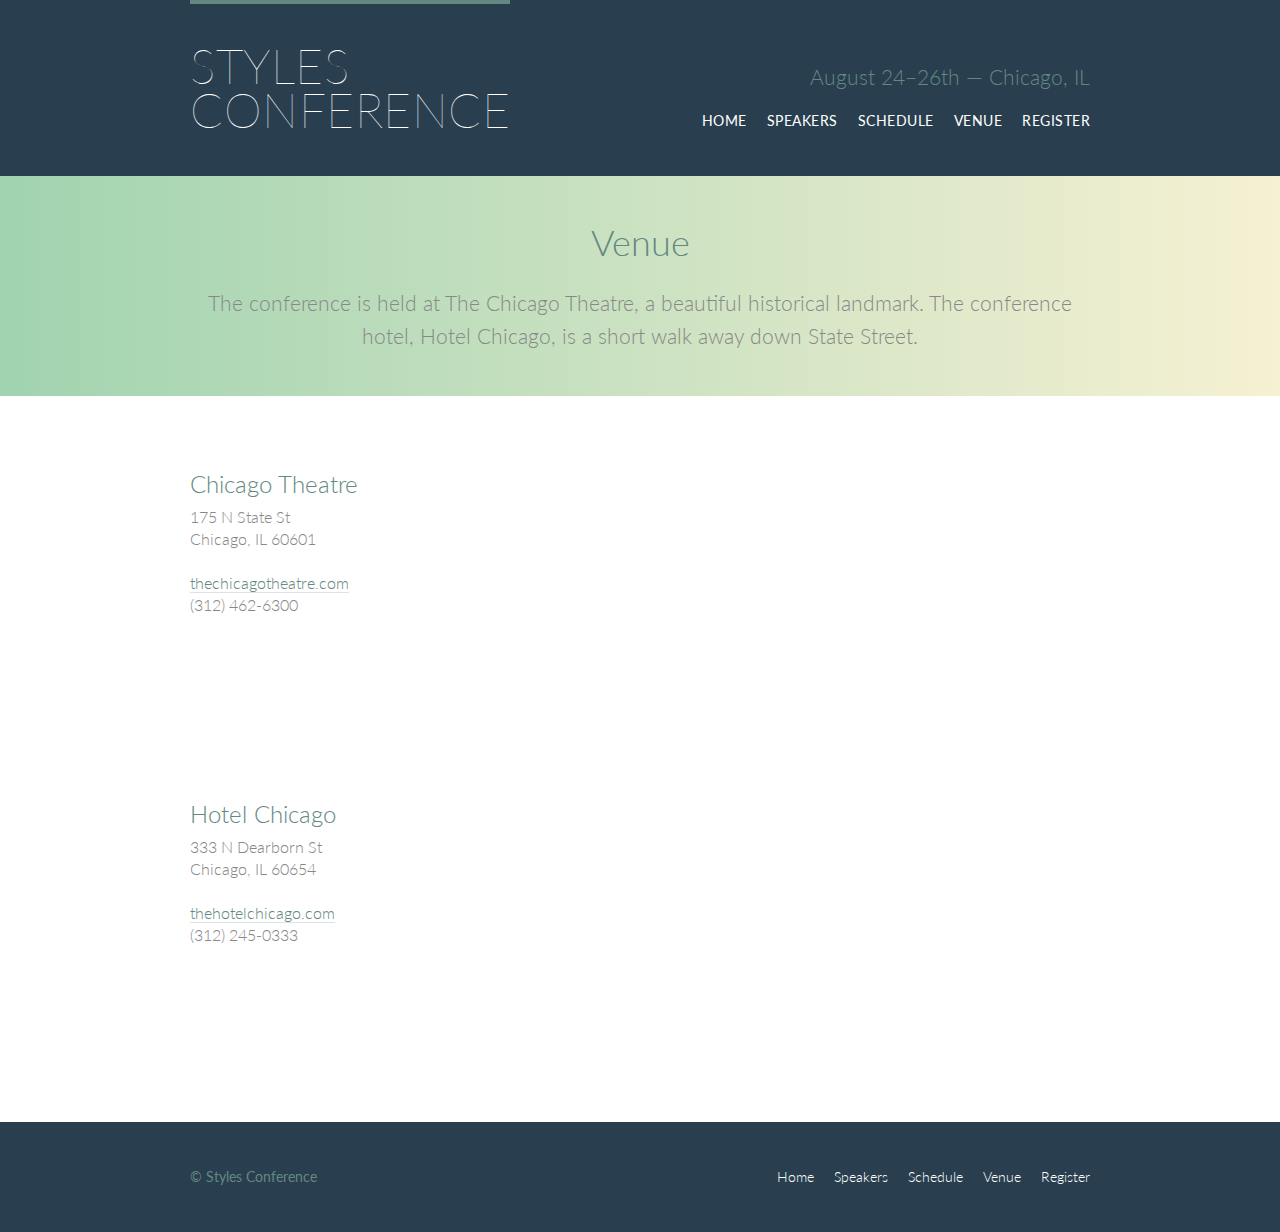
<file: venue.html>
<!DOCTYPE html>
<html lang="en">

  <head>
    <meta charset="utf-8">
    <title>Venue - Styles Conference</title>
    <link rel="stylesheet" href="assets/stylesheets/main.css">
    <link rel="stylesheet" href="http://fonts.googleapis.com/css?family=Lato:100,300,400">
  </head>

  <body>

    <!-- Header -->

    <header class="primary-header container group">

      <h1 class="logo">
        <a href="index.html">Styles <br> Conference</a>
      </h1>

      <h3 class="tagline">August 24&ndash;26th &mdash; Chicago, IL</h3>

      <nav class="nav primary-nav">
        <ul>
          <li><a href="index.html">Home</a></li><!--
          --><li><a href="speakers.html">Speakers</a></li><!--
          --><li><a href="schedule.html">Schedule</a></li><!--
          --><li><a href="venue.html">Venue</a></li><!--
          --><li><a href="register.html">Register</a></li>
        </ul>
      </nav>

    </header>

    <!-- Lead -->

    <section class="row-alt">
      <div class="lead container">

        <h1>Venue</h1>

        <p>The conference is held at The Chicago Theatre, a beautiful historical landmark. The conference hotel, Hotel Chicago, is a short walk away down State Street.</p>

      </div>
    </section>

    <!-- Main content -->

    <section class="row">
      <div class="grid">

        <!-- Chicago Theatre -->

        <section class="venue-theatre">

          <div class="col-1-3">
            <h2>Chicago Theatre</h2>
            <p>175 N State St <br> Chicago, IL 60601</p>
            <p><a href="http://www.thechicagotheatre.com/">thechicagotheatre.com</a> <br> (312) 462-6300</p>
          </div><!--

          --><iframe class="venue-map col-2-3" src="https://www.google.com/maps/embed?pb=!1m5!3m3!1m2!1s0x880e2ca55810a493%3A0x4700ddf60fcbfad6!2schicago+theatre!5e0!3m2!1sen!2sus!4v1388701393606"></iframe>

        </section>

        <!-- Hotel Chicago -->

        <section class="venue-hotel">

          <div class="col-1-3">
            <h2>Hotel Chicago</h2>
            <p>333 N Dearborn St <br> Chicago, IL 60654</p>
            <p><a href="http://thehotelchicago.com/">thehotelchicago.com</a> <br> (312) 245-0333</p>
          </div><!--

          --><iframe class="venue-map col-2-3" src="https://www.google.com/maps/embed?pb=!1m5!3m3!1m2!1s0x880e2cb1da049173%3A0xa5c91d255a775f0b!2sHotel+Sax+Chicago%2C+North+Dearborn+Street%2C+Chicago%2C+IL!5e0!3m2!1sen!2sus!4v1388702493978"></iframe>

        </section>

      </div>
    </section>

    <!-- Footer -->

    <footer class="primary-footer container group">

      <small>&copy; Styles Conference</small>

      <nav class="nav">
        <ul>
          <li><a href="index.html">Home</a></li><!--
          --><li><a href="speakers.html">Speakers</a></li><!--
          --><li><a href="schedule.html">Schedule</a></li><!--
          --><li><a href="venue.html">Venue</a></li><!--
          --><li><a href="register.html">Register</a></li>
        </ul>
      </nav>

    </footer>

  </body>
</html>
</file>
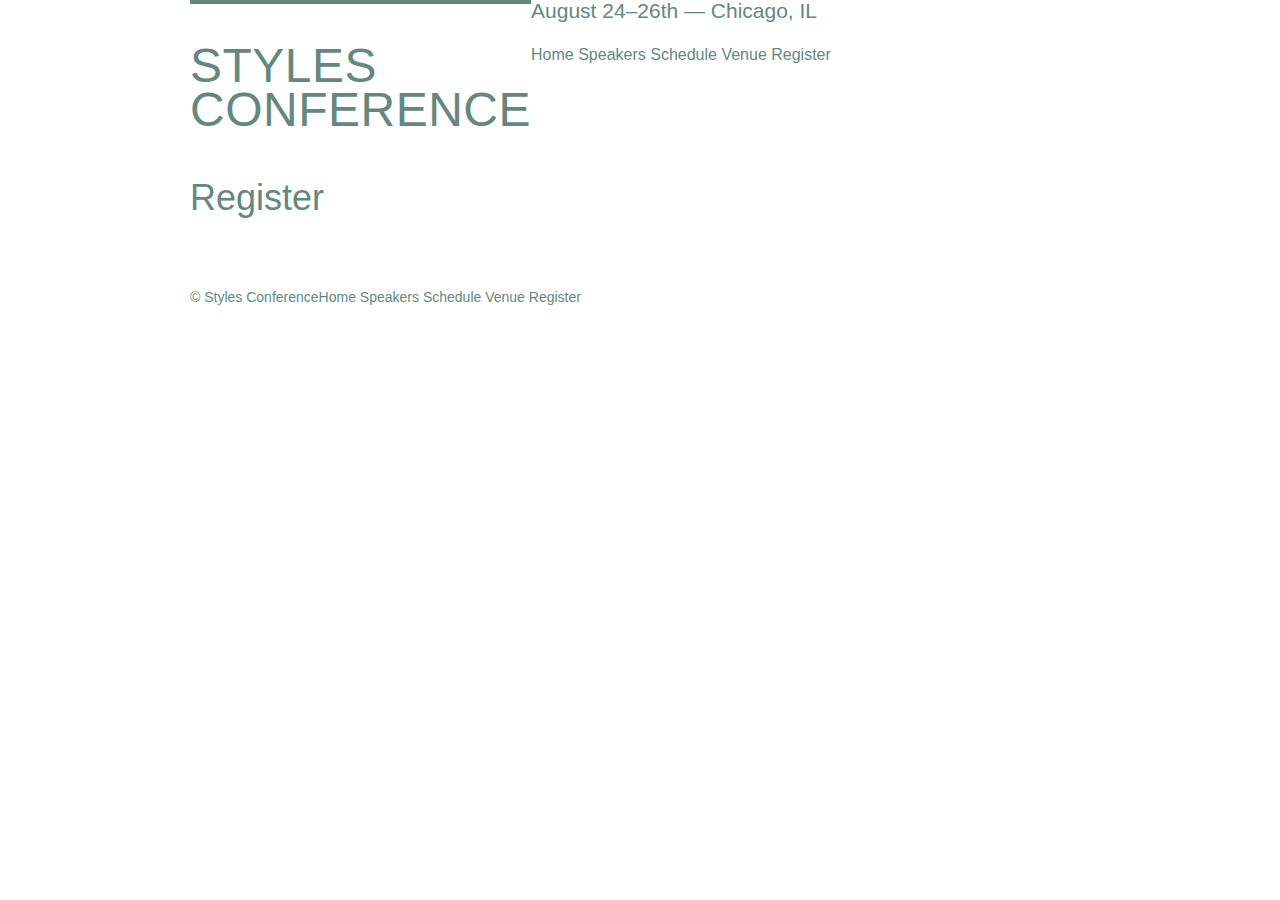
<file: assets /styles-conference/register.html>
<!DOCTYPE html>
<html lang="en">

  <head>
    <meta charset="utf-8">
    <title>Register - Styles Conference</title>
    <link rel="stylesheet" href="assets/stylesheets/main.css">
  </head>

  <body>

    <!-- Header -->

    <header class="container group">

      <h1 class="logo">
        <a href="index.html">Styles <br> Conference</a>
      </h1>

      <h3>August 24&ndash;26th &mdash; Chicago, IL</h3>

      <nav>
        <a href="index.html">Home</a>
        <a href="speakers.html">Speakers</a>
        <a href="schedule.html">Schedule</a>
        <a href="venue.html">Venue</a>
        <a href="register.html">Register</a>
      </nav>

    </header>

    <!-- Main content -->

    <section class="container">

      <h1>Register</h1>

    </section>

    <!-- Footer -->

    <footer class="primary-footer container group">

      <small>&copy; Styles Conference</small>

      <nav>
        <a href="index.html">Home</a>
        <a href="speakers.html">Speakers</a>
        <a href="schedule.html">Schedule</a>
        <a href="venue.html">Venue</a>
        <a href="register.html">Register</a>
      </nav>

    </footer>

  </body>
</html>
</file>
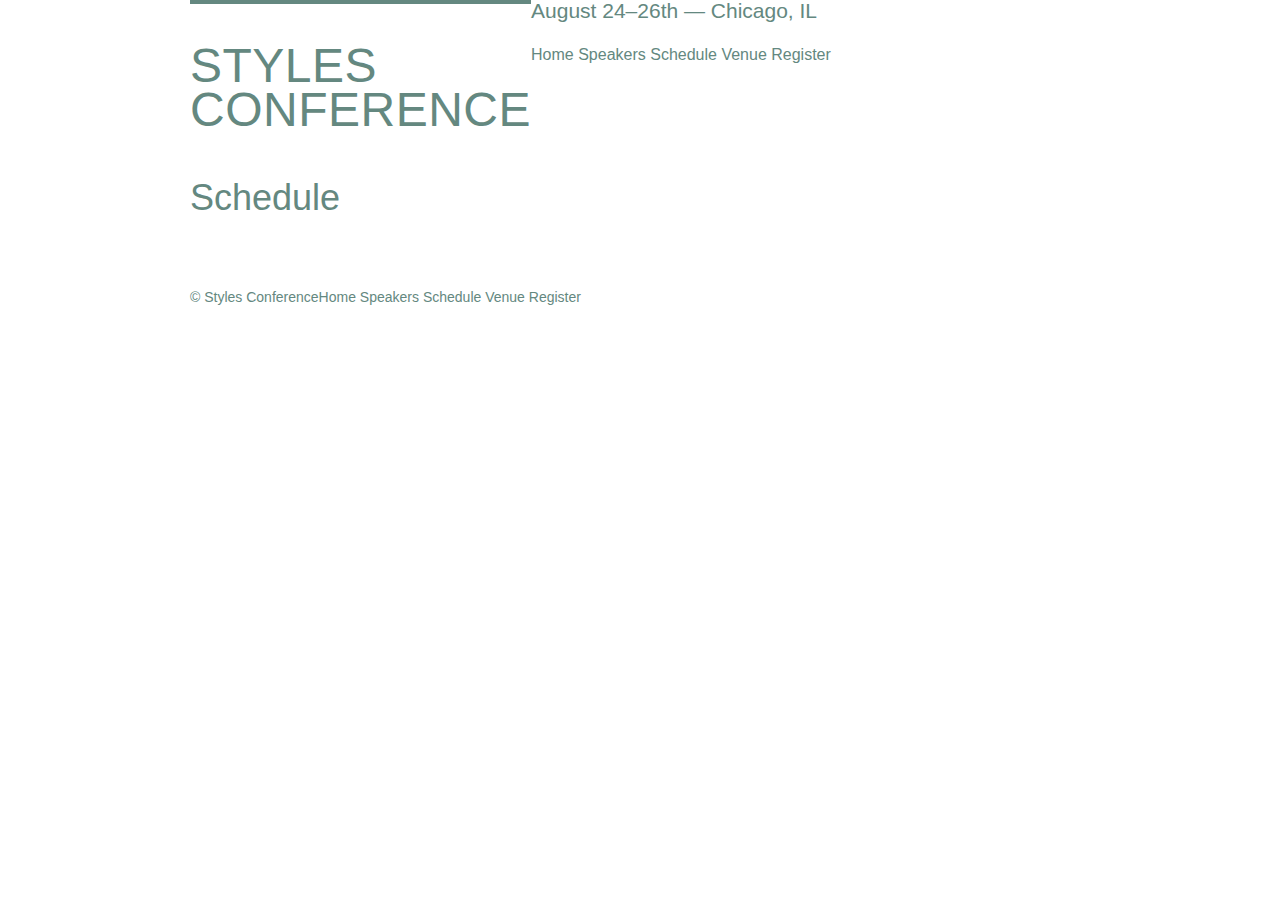
<file: assets /styles-conference/schedule.html>
<!DOCTYPE html>
<html lang="en">

  <head>
    <meta charset="utf-8">
    <title>Schedule - Styles Conference</title>
    <link rel="stylesheet" href="assets/stylesheets/main.css">
  </head>

  <body>

    <!-- Header -->

    <header class="container group">

      <h1 class="logo">
        <a href="index.html">Styles <br> Conference</a>
      </h1>

      <h3>August 24&ndash;26th &mdash; Chicago, IL</h3>

      <nav>
        <a href="index.html">Home</a>
        <a href="speakers.html">Speakers</a>
        <a href="schedule.html">Schedule</a>
        <a href="venue.html">Venue</a>
        <a href="register.html">Register</a>
      </nav>

    </header>

    <!-- Main content -->

    <section class="container">

      <h1>Schedule</h1>

    </section>

    <!-- Footer -->

    <footer class="primary-footer container group">

      <small>&copy; Styles Conference</small>

      <nav>
        <a href="index.html">Home</a>
        <a href="speakers.html">Speakers</a>
        <a href="schedule.html">Schedule</a>
        <a href="venue.html">Venue</a>
        <a href="register.html">Register</a>
      </nav>

    </footer>

  </body>
</html>
</file>
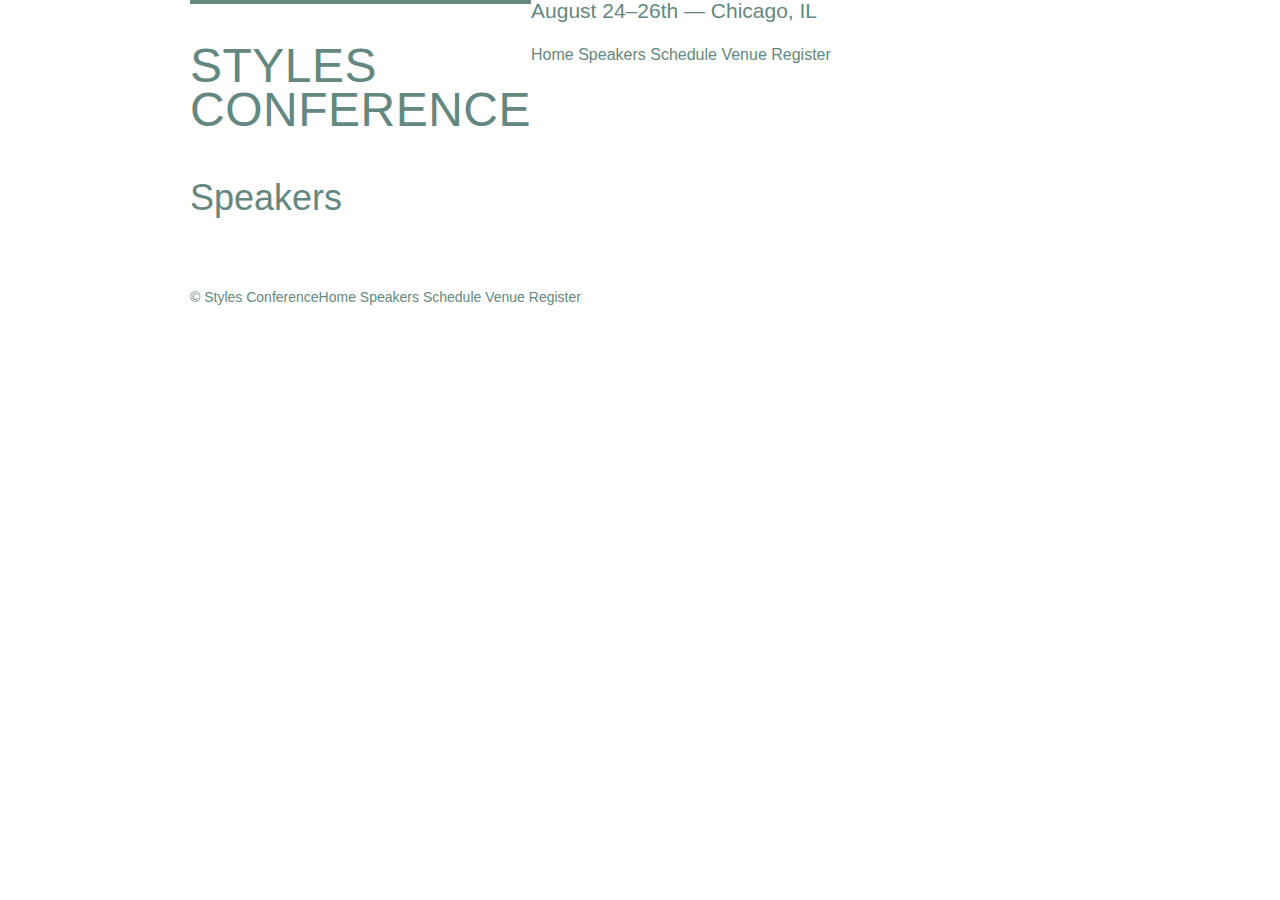
<file: assets /styles-conference/speakers.html>
<!DOCTYPE html>
<html lang="en">

  <head>
    <meta charset="utf-8">
    <title>Speakers - Styles Conference</title>
    <link rel="stylesheet" href="assets/stylesheets/main.css">
  </head>

  <body>

    <!-- Header -->

    <header class="container group">

      <h1 class="logo">
        <a href="index.html">Styles <br> Conference</a>
      </h1>

      <h3>August 24&ndash;26th &mdash; Chicago, IL</h3>

      <nav>
        <a href="index.html">Home</a>
        <a href="speakers.html">Speakers</a>
        <a href="schedule.html">Schedule</a>
        <a href="venue.html">Venue</a>
        <a href="register.html">Register</a>
      </nav>

    </header>

    <!-- Main content -->

    <section class="container">

      <h1>Speakers</h1>

    </section>

    <!-- Footer -->

    <footer class="primary-footer container group">

      <small>&copy; Styles Conference</small>

      <nav>
        <a href="index.html">Home</a>
        <a href="speakers.html">Speakers</a>
        <a href="schedule.html">Schedule</a>
        <a href="venue.html">Venue</a>
        <a href="register.html">Register</a>
      </nav>

    </footer>

  </body>
</html>
</file>
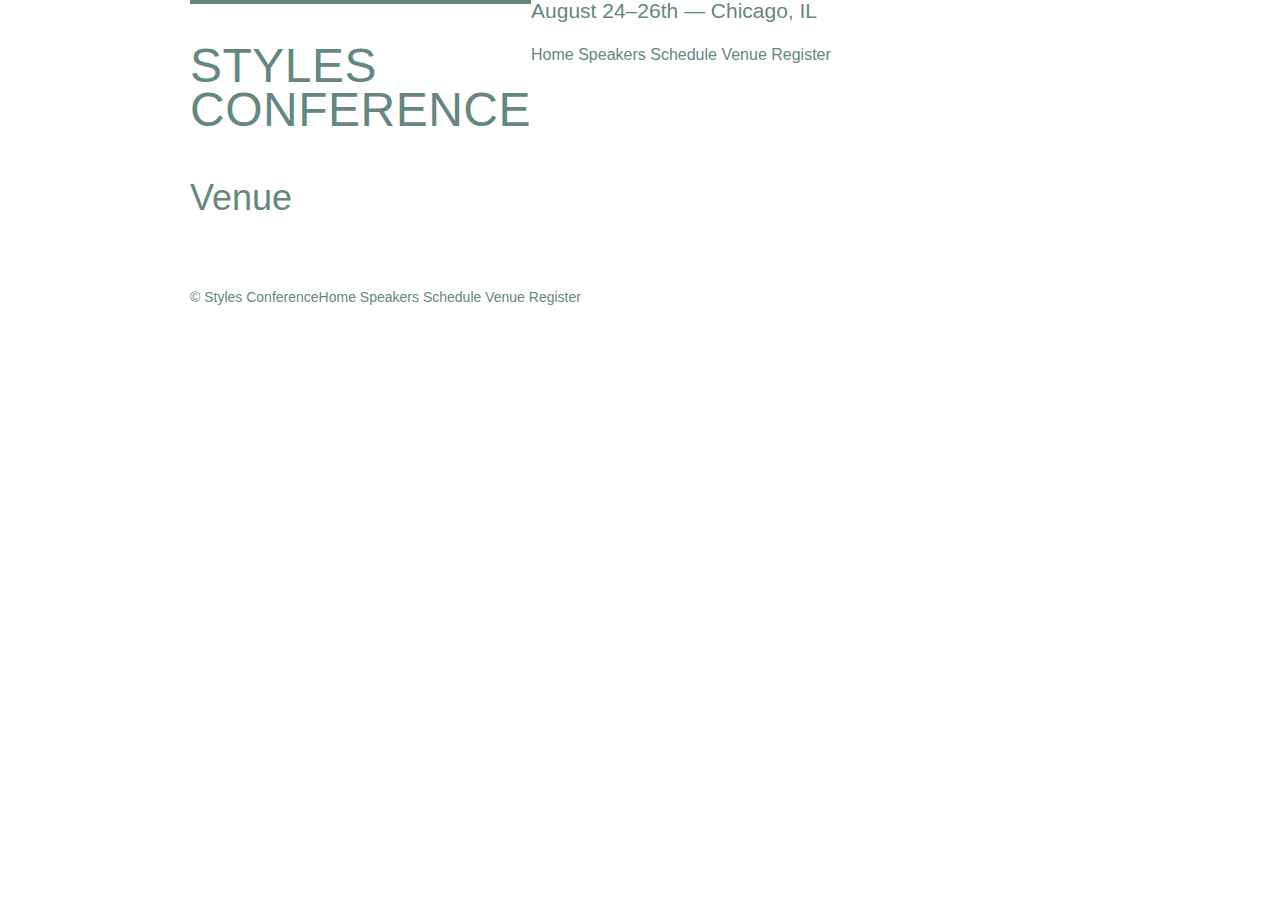
<file: assets /styles-conference/venue.html>
<!DOCTYPE html>
<html lang="en">

  <head>
    <meta charset="utf-8">
    <title>Venue - Styles Conference</title>
    <link rel="stylesheet" href="assets/stylesheets/main.css">
  </head>

  <body>

    <!-- Header -->

    <header class="container group">

      <h1 class="logo">
        <a href="index.html">Styles <br> Conference</a>
      </h1>

      <h3>August 24&ndash;26th &mdash; Chicago, IL</h3>

      <nav>
        <a href="index.html">Home</a>
        <a href="speakers.html">Speakers</a>
        <a href="schedule.html">Schedule</a>
        <a href="venue.html">Venue</a>
        <a href="register.html">Register</a>
      </nav>

    </header>

    <!-- Main content -->

    <section class="container">

      <h1>Venue</h1>

    </section>

    <!-- Footer -->

    <footer class="primary-footer container group">

      <small>&copy; Styles Conference</small>

      <nav>
        <a href="index.html">Home</a>
        <a href="speakers.html">Speakers</a>
        <a href="schedule.html">Schedule</a>
        <a href="venue.html">Venue</a>
        <a href="register.html">Register</a>
      </nav>

    </footer>

  </body>
</html>
</file>
<file: assets/stylesheets/main.css>
/* http://meyerweb.com/eric/tools/css/reset/
   v2.0 | 20110126
   License: none (public domain)
*/

html, body, div, span, applet, object, iframe,
h1, h2, h3, h4, h5, h6, p, blockquote, pre,
a, abbr, acronym, address, big, cite, code,
del, dfn, em, img, ins, kbd, q, s, samp,
small, strike, strong, sub, sup, tt, var,
b, u, i, center,
dl, dt, dd, ol, ul, li,
fieldset, form, label, legend,
table, caption, tbody, tfoot, thead, tr, th, td,
article, aside, canvas, details, embed,
figure, figcaption, footer, header, hgroup,
menu, nav, output, ruby, section, summary,
time, mark, audio, video {
  margin: 0;
  padding: 0;
  border: 0;
  font-size: 100%;
  font: inherit;
  vertical-align: baseline;
}
/* HTML5 display-role reset for older browsers */
article, aside, details, figcaption, figure,
footer, header, hgroup, menu, nav, section {
  display: block;
}
body {
  line-height: 1;
}
ol, ul {
  list-style: none;
}
blockquote, q {
  quotes: none;
}
blockquote:before, blockquote:after,
q:before, q:after {
  content: '';
  content: none;
}
table {
  border-collapse: collapse;
  border-spacing: 0;
}

/*
  ========================================
  Custom styles
  ========================================
*/

body {
  background: #293f50;
  color: #888;
  font: 300 16px/22px "Lato", "Open Sans", "Helvetica Neue", Helvetica, Arial, sans-serif;
}

/*
  ========================================
  Grid
  ========================================
*/

*,
*:before,
*:after {
  -webkit-box-sizing: border-box;
     -moz-box-sizing: border-box;
          box-sizing: border-box;
}
.container,
.grid {
  margin: 0 auto;
  width: 960px;
}
.container {
  padding-left: 30px;
  padding-right: 30px;
}
.grid,
.col-1-3,
.col-2-3 {
  padding-left: 15px;
  padding-right: 15px;
}
.col-1-3,
.col-2-3  {
  display: inline-block;
  vertical-align: top;
}
.col-1-3 {
  width: 33.33%;
}
.col-2-3 {
  width: 66.66%;
}

/*
  ========================================
  Clearfix
  ========================================
*/

.group:before,
.group:after {
  content: "";
  display: table;
}
.group:after {
  clear: both;
}
.group {
  clear: both;
  *zoom: 1;
}

/*
  ========================================
  Rows
  ========================================
*/

.row,
.row-alt {
  min-width: 960px;
}
.row {
  background: #fff;
  padding: 66px 0 44px 0;
}
.row-alt {
  background: #cbe2c1;
  background: -webkit-linear-gradient(to right, #a1d3b0, #f6f1d3);
  background:    -moz-linear-gradient(to right, #a1d3b0, #f6f1d3);
  background:         linear-gradient(to right, #a1d3b0, #f6f1d3);
  padding: 44px 0 22px 0;
}

/*
  ========================================
  Typography
  ========================================
*/

h1, h2, h3, h4 {
  color: #648880;
}
h1, h3, h4, h5, p {
  margin-bottom: 22px;
}
h1 {
  font-size: 36px;
  line-height: 44px;
}
h2 {
  font-size: 24px;
  line-height: 44px;
}
h3 {
  font-size: 21px;
}
h4 {
  font-size: 18px;
}
h5 {
  color: #a9b2b9;
  font-size: 14px;
  font-weight: 400;
  text-transform: uppercase;
}
strong {
  font-weight: 400;
}
cite,
em {
  font-style: italic;
}

/*
  ========================================
  Leads
  ========================================
*/

.lead {
  text-align: center;
}
.lead p {
  font-size: 21px;
  line-height: 33px;
}

/*
  ========================================
  Links
  ========================================
*/

a {
  color: #648880;
  text-decoration: none;
}
a:hover {
  color: #a9b2b9;
}
p a {
  border-bottom: 1px solid #dfe2e5;
}
.primary-header a,
.primary-footer a {
  color: #fff;
}
.primary-header a:hover,
.primary-footer a:hover {
  color: #648880;
}

/*
  ========================================
  Buttons
  ========================================
*/

.btn {
  border-radius: 5px;
  color: #fff;
  cursor: pointer;
  display: inline-block;
  font-weight: 400;
  letter-spacing: .5px;
  margin: 0;
  text-transform: uppercase;
}
.btn-default {
  border: 0;
  background: #648880;
  padding: 11px 30px;
  font-size: 14px;
}
.btn-default:hover {
  background: #77a198;
}
.btn-alt {
  border: 1px solid #fff;
  padding: 10px 30px;
}
.btn-alt:hover {
  background: #fff;
  color: #648880;
}

/*
  ========================================
  Primary header
  ========================================
*/

.logo {
  border-top: 4px solid #648880;
  float: left;
  font-size: 48px;
  font-weight: 100;
  letter-spacing: .5px;
  line-height: 44px;
  padding: 40px 0 22px 0;
  text-transform: uppercase;
}
.tagline {
  margin: 66px 0 22px 0;
  text-align: right;
}
.primary-nav {
  font-size: 14px;
  font-weight: 400;
  letter-spacing: .5px;
  text-transform: uppercase;
}

/*
  ========================================
  Primary footer
  ========================================
*/

.primary-footer {
  color: #648880;
  font-size: 14px;
  padding-bottom: 44px;
  padding-top: 44px;
}
.primary-footer small {
  float: left;
  font-weight: 400;
}

/*
  ========================================
  Navigation
  ========================================
*/

.nav {
  text-align: right;
}
.nav li {
  display: inline-block;
  margin: 0 10px;
  vertical-align: top;
}
.nav li:last-child {
  margin-right: 0;
}

/*
  ========================================
  Home
  ========================================
*/

.hero {
  color: #fff;
  line-height: 44px;
  padding: 22px 80px 66px 80px;
  text-align: center;
}
.hero h2 {
  font-size: 36px;
}
.hero p {
  font-size: 24px;
  font-weight: 100;
}
.teaser a:hover h3 {
  color: #a9b2b9;
}
.teaser img {
  border-radius: 5px;
  display: block;
  margin-bottom: 22px;
  max-width: 100%
}

/*
  ========================================
  Speakers
  ========================================
*/

.speaker {
  margin-bottom: 44px;
}
.speaker-info {
  border: 1px solid #dfe2e5;
  border-radius: 5px;
  margin-top: 88px;
  padding-bottom: 22px;
  text-align: center;
}
.speaker-info img {
  border-radius: 50%;
  height: 130px;
  margin: -66px 0 22px 0;
  vertical-align: top;
}

/*
  ========================================
  Venue
  ========================================
*/

.venue-theatre {
  margin-bottom: 66px;
}
.venue-hotel {
  margin-bottom: 22px;
}
.venue-map {
  height: 264px;
}

/*
  ========================================
  Register
  ========================================
*/

.why-attend {
  list-style: square;
  margin: 0 0 22px 30px;
}
form {
  margin-bottom: 22px;
}
input,
select,
textarea {
  font: 300 16px/22px "Lato", "Open Sans", "Helvetica Neue", Helvetica, Arial, sans-serif;
}
.register-group label {
  color: #648880;
  cursor: pointer;
  font-weight: 400;
}
.register-group input,
.register-group select,
.register-group textarea {
  border: 1px solid #c6c9cc;
  border-radius: 5px;
  color: #888;
  display: block;
  margin: 5px 0 27px 0;
  padding: 5px 8px;
}
.register-group input,
.register-group textarea {
  width: 100%;
}
.register-group select {
  height: 34px;
  width: 60px;
}
.register-group textarea {
  height: 78px;
}
</file>
<file: assets /styles-conference/assets/stylesheets/main.css>
/* http://meyerweb.com/eric/tools/css/reset/
   v2.0 | 20110126
   License: none (public domain)
*/

html, body, div, span, applet, object, iframe,
h1, h2, h3, h4, h5, h6, p, blockquote, pre,
a, abbr, acronym, address, big, cite, code,
del, dfn, em, img, ins, kbd, q, s, samp,
small, strike, strong, sub, sup, tt, var,
b, u, i, center,
dl, dt, dd, ol, ul, li,
fieldset, form, label, legend,
table, caption, tbody, tfoot, thead, tr, th, td,
article, aside, canvas, details, embed,
figure, figcaption, footer, header, hgroup,
menu, nav, output, ruby, section, summary,
time, mark, audio, video {
  margin: 0;
  padding: 0;
  border: 0;
  font-size: 100%;
  font: inherit;
  vertical-align: baseline;
}
/* HTML5 display-role reset for older browsers */
article, aside, details, figcaption, figure,
footer, header, hgroup, menu, nav, section {
  display: block;
}
body {
  line-height: 1;
}
ol, ul {
  list-style: none;
}
blockquote, q {
  quotes: none;
}
blockquote:before, blockquote:after,
q:before, q:after {
  content: '';
  content: none;
}
table {
  border-collapse: collapse;
  border-spacing: 0;
}

/*
  ========================================
  Grid
  ========================================
*/

*,
*:before,
*:after {
  -webkit-box-sizing: border-box;
     -moz-box-sizing: border-box;
          box-sizing: border-box;
}
.container,
.grid {
  margin: 0 auto;
  width: 960px;
}
.container {
  padding-left: 30px;
  padding-right: 30px;
}
.grid,
.col-1-3,
.col-2-3 {
  padding-left: 15px;
  padding-right: 15px;
}
.col-1-3,
.col-2-3  {
  display: inline-block;
  vertical-align: top;
}
.col-1-3 {
  width: 33.33%;
}
.col-2-3 {
  width: 66.66%;
}

/*
  ========================================
  Clearfix
  ========================================
*/

.group:before,
.group:after {
  content: "";
  display: table;
}
.group:after {
  clear: both;
}
.group {
  clear: both;
  *zoom: 1;
}

/*
  ========================================
  Typography
  ========================================
*/

h1, h3, h4, h5, p {
  margin-bottom: 22px;
}

/*
  ========================================
  Buttons
  ========================================
*/

.btn {
  border-radius: 5px;
  display: inline-block;
  margin: 0;
}
.btn-alt {
  border: 1px solid #dfe2e5;
  padding: 10px 30px;
}

/*
  ========================================
  Primary header
  ========================================
*/

.logo {
  border-top: 4px solid #648880;
  float: left;
  padding: 40px 0 22px 0;
}

/*
  ========================================
  Primary footer
  ========================================
*/

.primary-footer {
  padding-bottom: 44px;
  padding-top: 44px;
}
.primary-footer small {
  float: left;
}

/*
  ========================================
  Home
  ========================================
*/

.hero {
  padding: 22px 80px 66px 80px;
}
/*
=================================================
Custom styles
=================================================
*/
body{
  color: #888;
font: 300 16px/22px "Lato","Open Sans", "helvetica Neue", Helvetica, Arial, sans-serif;
}
h1,h2,h3,h4{
  color: #648880;
}
h1{
  font-size: 36px;
  line-height: 44px;
}
h2 {
  font-size: 24px;
  line-height: 44px;
}
h3{
  font-size: 21px;
}
h4{
  font-size: 18px;
}
h5{
  color: #a9b2b9;
  font-size: 14px;
  font-weight: 400;
}
strong {
  font-weight: 400;
}
cite,em{
font-style: italic;
}
/*
=================================================
Links
=================================================
*/
a:hover{
  color:  #a9b2b9
}
a{
  color:#648880
}
.logo{
  border-top: 4px solid #648880;
  float: left;
  font-size: 48px;
  font-weight: 100;
  letter-spacing: .5px;
  line-height: 44px;
  padding: 40px 0 22px 0;
  text-transform: uppercase;
}
.tagline{
  margin: 66px 0 22px 0;
}
.primary-nav{
  font-size:14px; 
  font-weight: 400;
}
.primary-footer {
  color: #648880;
  font-size: 14px;
  padding-bottom: 44px;
  padding-top: 44px;
}
.primary-footer small{
  float: left;
  font-weight: 400;
}
.hero {
  line-height: 44px;
  padding: 22px 80px 66px 80px;
  text-align: center;
}
.hero h2{
  font-size: 36px;
}
.hero p{
  font-size: 24px;
  font-weight: 100;
}
.teaser a:hover h3 {
  color: #a9b2b9
}
a {
  color: #648880;
  text-decoration: none;
}
a:hover {
  color: #a9b2b9;
}
p a {
  border-bottom: 1px solid #dfe2e5;
}
h5 {
  color: #a9b2b9;
  font-size: 14px;
  font-weight: 400;
  text-transform: uppercase;
}
.primary-nav {
  font-size: 14px;
  font-weight: 400;
  letter-spacing: .5px;
  text-transform: uppercase;
}
.tagline {
  margin: 66px 0 22px 0;
  text-align: right;
}

/*
=================================================
Navigation
=================================================
*/

.nav {
  text-align: right;
}
</file>
